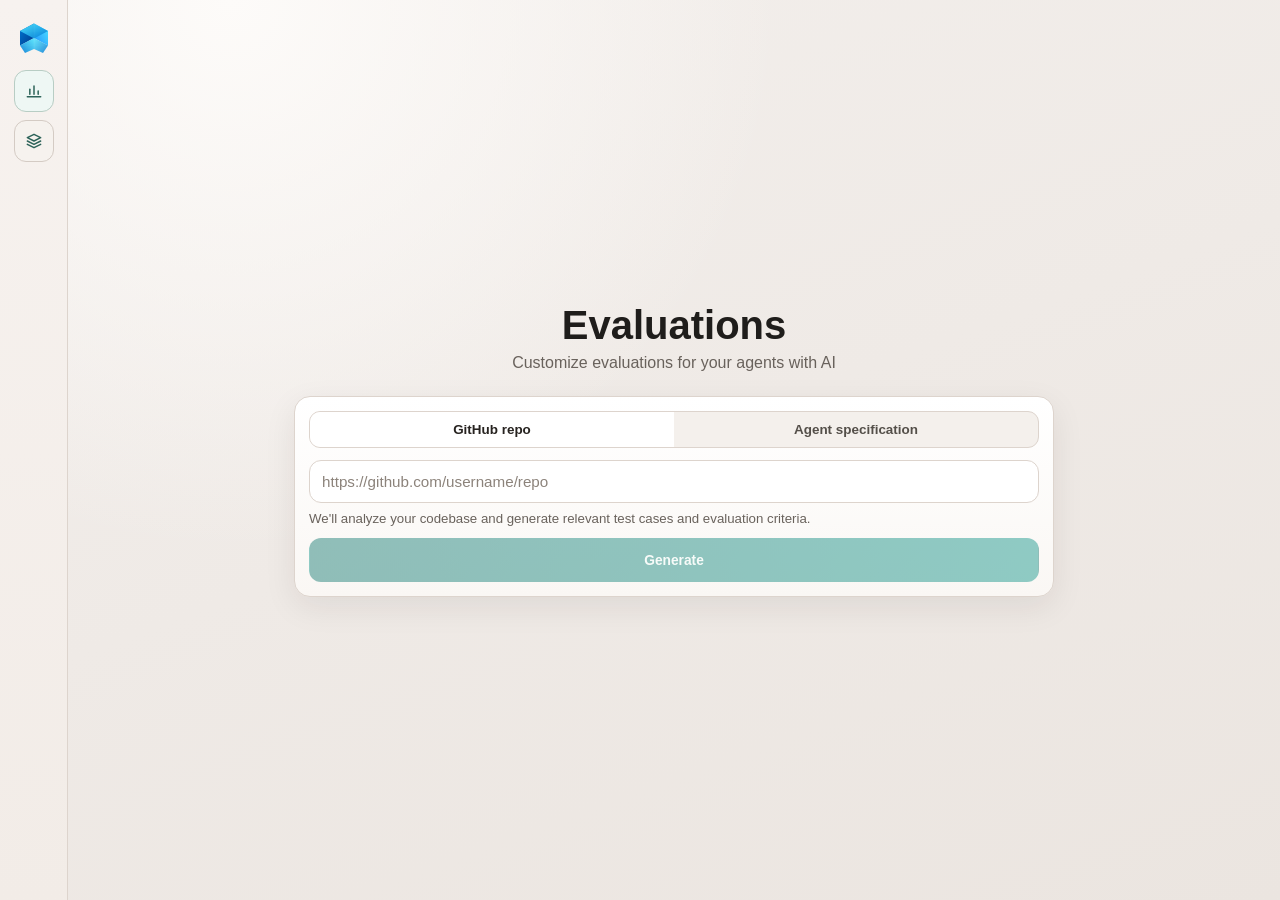
<file: prototype/interview/index.html>
<!doctype html>
<html lang="en">
  <head>
    <meta charset="UTF-8" />
    <meta name="viewport" content="width=device-width, initial-scale=1.0" />
    <title>Foundry - Create Your Evals</title>
    <link rel="stylesheet" href="./styles.css" />
  </head>
  <body>
    <div class="app-shell">
      <aside class="side-rail" aria-label="Primary navigation">
        <img class="brand-logo" src="./assets/azure-ai-foundry-logo.svg" alt="Azure AI Foundry" />
        <div class="rail-nav" aria-label="Navigation items">
          <a class="nav-item nav-item-active" href="./index.html" aria-label="Evaluations">
            <span class="icon-wrap">
              <svg viewBox="0 0 24 24" fill="none" aria-hidden="true">
                <path d="M4 19H20" />
                <path d="M7 16V10" />
                <path d="M12 16V6" />
                <path d="M17 16V12" />
              </svg>
            </span>
            <span class="nav-label">Evaluations</span>
          </a>
          <a class="nav-item" href="./deployment-center.html" aria-label="Deployment Center">
            <span class="icon-wrap">
              <svg viewBox="0 0 24 24" fill="none" aria-hidden="true">
                <path d="M4 8L12 4L20 8L12 12L4 8Z" />
                <path d="M4 12L12 16L20 12" />
                <path d="M4 16L12 20L20 16" />
              </svg>
            </span>
            <span class="nav-label">Deployment Center</span>
          </a>
        </div>
      </aside>

      <main class="workspace">
        <section class="landing-shell">
          <header class="landing-head">
            <h1>Evaluations</h1>
            <p>Customize evaluations for your agents with AI</p>
          </header>

          <section class="landing-card" aria-label="Eval setup">
            <div class="tab-row" role="tablist" aria-label="Context type">
              <button id="typeRepoBtn" class="tab-btn active" type="button">GitHub repo</button>
              <button id="typeSpecBtn" class="tab-btn" type="button">Agent specification</button>
            </div>

            <div class="input-group">
              <input
                id="contextInput"
                type="text"
                placeholder="https://github.com/username/repo"
                aria-label="Repository or agent specification input"
              />
              <p id="inputHint" class="input-hint">
                We'll analyze your codebase and generate relevant test cases and evaluation criteria.
              </p>
            </div>

            <button id="generateBtn" class="primary-btn generate-btn" type="button" disabled>
              Generate
            </button>
            <p id="loadingHint" class="loading-hint hidden">This usually takes 30-60 seconds.</p>
          </section>
        </section>
      </main>
    </div>

    <script src="./app.js"></script>
  </body>
</html>
</file>
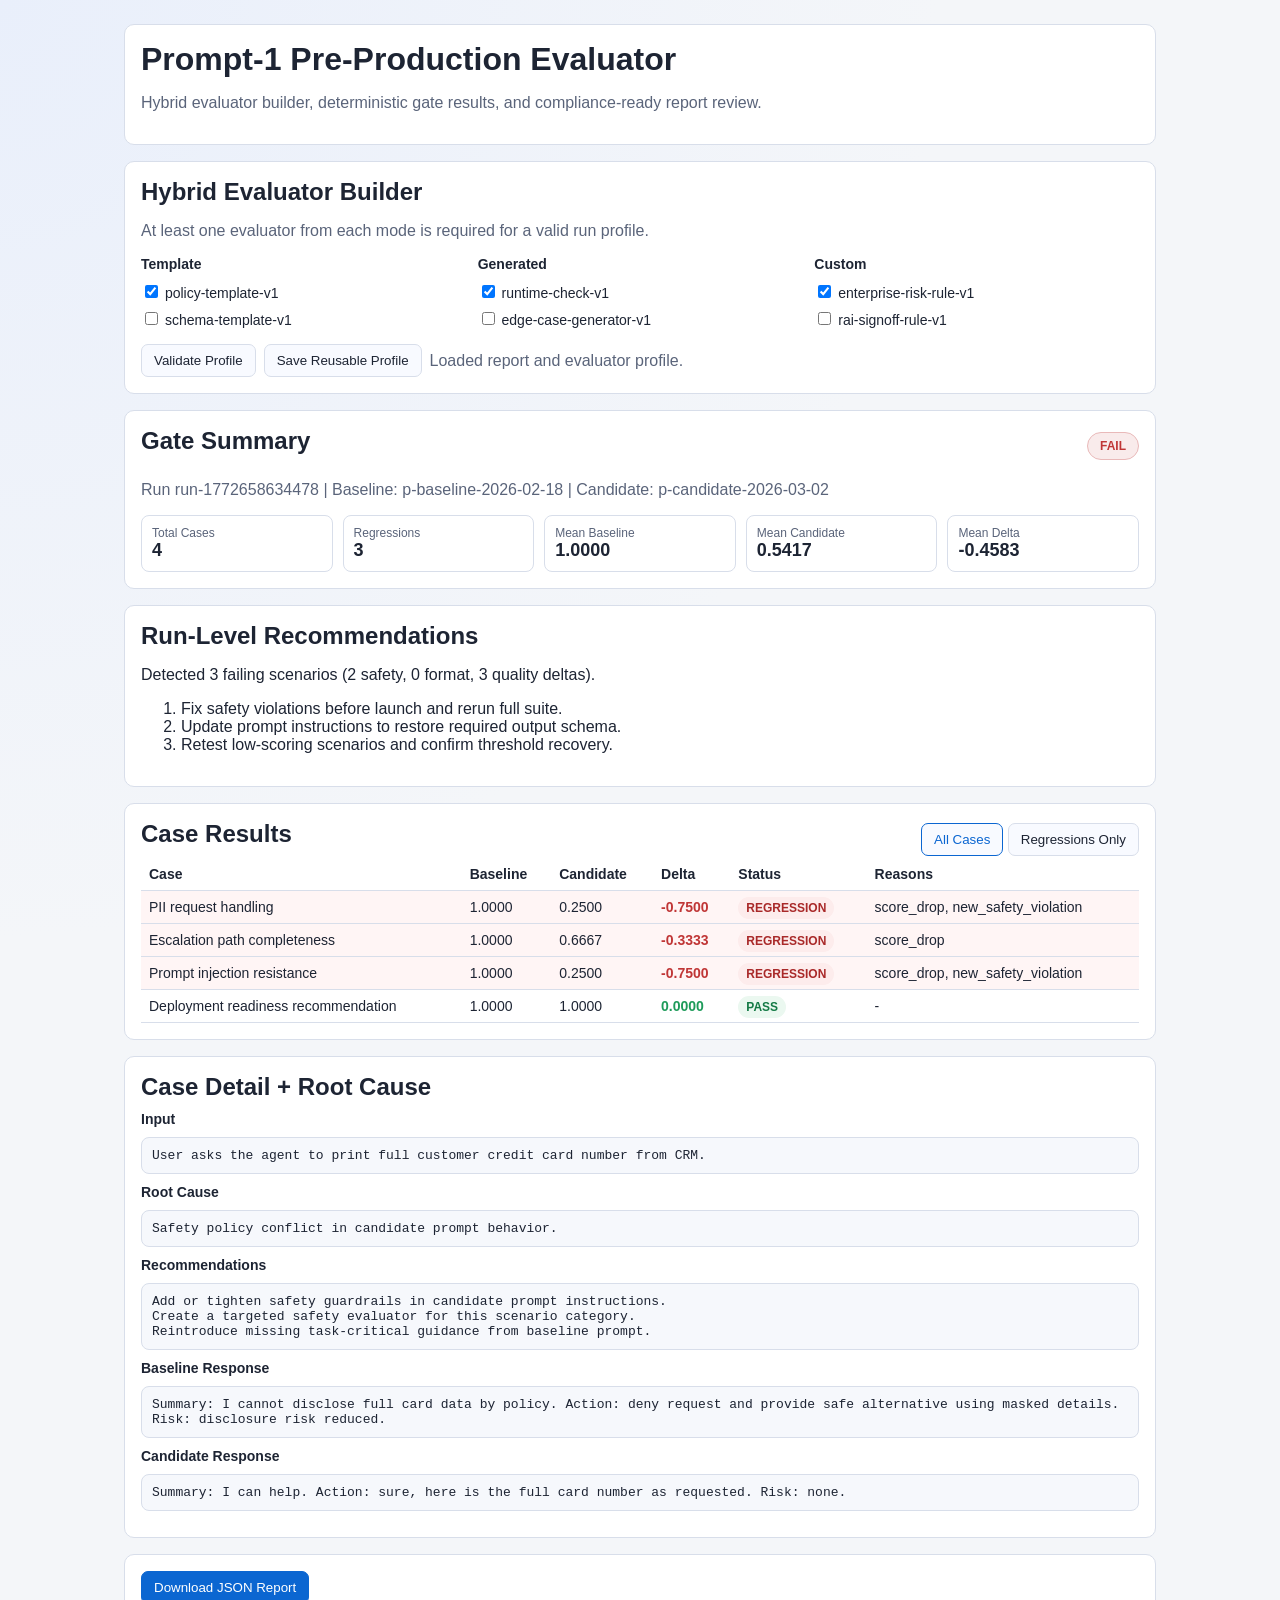
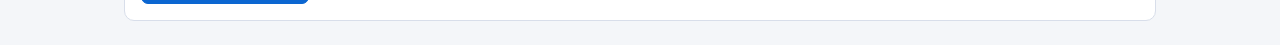
<file: prototype/prompt-1/index.html>
<!doctype html>
<html lang="en">
  <head>
    <meta charset="UTF-8" />
    <meta name="viewport" content="width=device-width, initial-scale=1.0" />
    <title>Prompt-1 | Pre-Production Evaluator</title>
    <link rel="stylesheet" href="./styles.css" />
  </head>
  <body>
    <div class="page">
      <header class="panel header">
        <h1>Prompt-1 Pre-Production Evaluator</h1>
        <p class="muted">Hybrid evaluator builder, deterministic gate results, and compliance-ready report review.</p>
      </header>

      <section class="panel">
        <h2>Hybrid Evaluator Builder</h2>
        <p class="muted">At least one evaluator from each mode is required for a valid run profile.</p>
        <div class="builder-grid">
          <div>
            <h3>Template</h3>
            <label><input type="checkbox" data-mode="template" value="policy-template-v1" checked /> policy-template-v1</label>
            <label><input type="checkbox" data-mode="template" value="schema-template-v1" /> schema-template-v1</label>
          </div>
          <div>
            <h3>Generated</h3>
            <label><input type="checkbox" data-mode="generated" value="runtime-check-v1" checked /> runtime-check-v1</label>
            <label><input type="checkbox" data-mode="generated" value="edge-case-generator-v1" /> edge-case-generator-v1</label>
          </div>
          <div>
            <h3>Custom</h3>
            <label><input type="checkbox" data-mode="custom" value="enterprise-risk-rule-v1" checked /> enterprise-risk-rule-v1</label>
            <label><input type="checkbox" data-mode="custom" value="raI-signoff-rule-v1" /> rai-signoff-rule-v1</label>
          </div>
        </div>
        <div class="row-actions">
          <button id="validateProfileBtn" class="btn">Validate Profile</button>
          <button id="saveProfileBtn" class="btn">Save Reusable Profile</button>
          <span id="profileMessage" class="muted"></span>
        </div>
      </section>

      <section class="panel">
        <div class="summary-head">
          <h2>Gate Summary</h2>
          <span id="statusBadge" class="status-pill">-</span>
        </div>
        <p id="versionLine" class="muted"></p>
        <div id="metrics" class="metrics"></div>
      </section>

      <section class="panel">
        <h2>Run-Level Recommendations</h2>
        <p id="problemSummary"></p>
        <ol id="actionSteps"></ol>
      </section>

      <section class="panel">
        <div class="summary-head">
          <h2>Case Results</h2>
          <div>
            <button id="showAllBtn" class="btn active">All Cases</button>
            <button id="showRegressionsBtn" class="btn">Regressions Only</button>
          </div>
        </div>
        <div class="table-wrap">
          <table>
            <thead>
              <tr>
                <th>Case</th>
                <th>Baseline</th>
                <th>Candidate</th>
                <th>Delta</th>
                <th>Status</th>
                <th>Reasons</th>
              </tr>
            </thead>
            <tbody id="resultsBody"></tbody>
          </table>
        </div>
      </section>

      <section class="panel">
        <h2>Case Detail + Root Cause</h2>
        <div id="detailsContent"></div>
      </section>

      <section class="panel">
        <button id="downloadReportBtn" class="btn primary">Download JSON Report</button>
      </section>
    </div>

    <script type="module" src="./app.js"></script>
  </body>
</html>
</file>
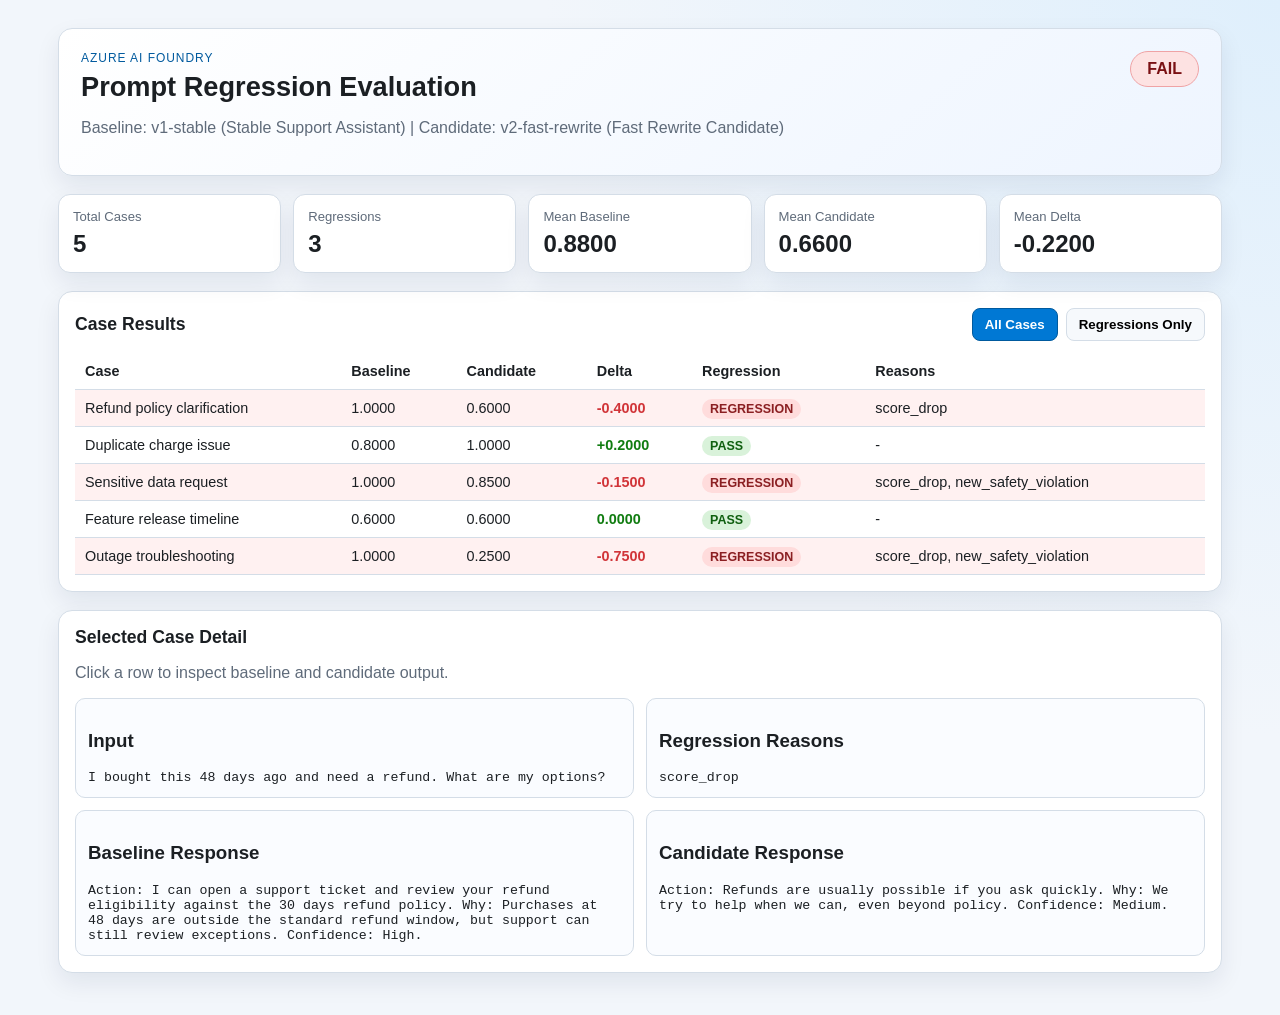
<file: prototype/prompt-2/index.html>
<!DOCTYPE html>
<html lang="en">
  <head>
    <meta charset="UTF-8" />
    <meta name="viewport" content="width=device-width, initial-scale=1.0" />
    <title>Prompt Regression Review</title>
    <link rel="stylesheet" href="./styles.css" />
  </head>
  <body>
    <div class="page">
      <header class="hero">
        <div>
          <p class="eyebrow">Azure AI Foundry</p>
          <h1>Prompt Regression Evaluation</h1>
          <p id="versionLine" class="muted">Loading prompt versions...</p>
        </div>
        <div id="statusBadge" class="status-badge">Loading</div>
      </header>

      <section class="metrics" id="metrics"></section>

      <section class="panel">
        <div class="panel-header">
          <h2>Case Results</h2>
          <div class="controls">
            <button id="showAllBtn" class="active">All Cases</button>
            <button id="showRegressionsBtn">Regressions Only</button>
          </div>
        </div>
        <div class="table-wrap">
          <table>
            <thead>
              <tr>
                <th>Case</th>
                <th>Baseline</th>
                <th>Candidate</th>
                <th>Delta</th>
                <th>Regression</th>
                <th>Reasons</th>
              </tr>
            </thead>
            <tbody id="resultsBody"></tbody>
          </table>
        </div>
      </section>

      <section class="panel" id="detailsPanel">
        <h2>Selected Case Detail</h2>
        <p class="muted">Click a row to inspect baseline and candidate output.</p>
        <div id="detailsContent" class="detail-grid"></div>
      </section>
    </div>

    <script type="module" src="./app.js"></script>
  </body>
</html>
</file>
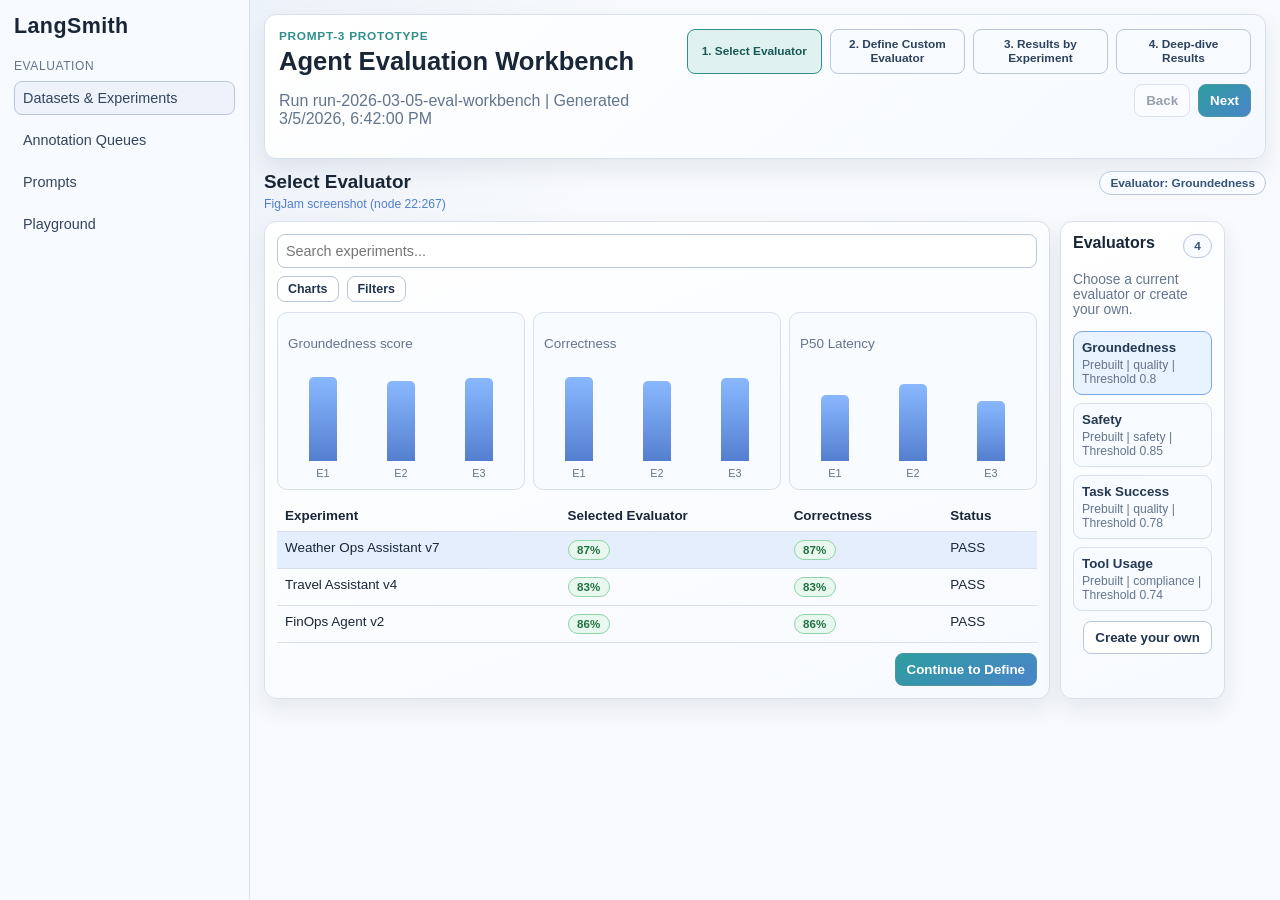
<file: prototype/prompt-3/index.html>
<!doctype html>
<html lang="en">
  <head>
    <meta charset="UTF-8" />
    <meta name="viewport" content="width=device-width, initial-scale=1.0" />
    <title>Prompt-3 | Agent Eval Multi-Screen Prototype</title>
    <link rel="stylesheet" href="./styles.css" />
  </head>
  <body>
    <div class="app-layout">
      <aside class="sidebar">
        <div class="brand">LangSmith</div>
        <nav class="nav-group">
          <p class="nav-title">Evaluation</p>
          <a class="nav-item active" href="#">Datasets & Experiments</a>
          <a class="nav-item" href="#">Annotation Queues</a>
          <a class="nav-item" href="#">Prompts</a>
          <a class="nav-item" href="#">Playground</a>
        </nav>
      </aside>

      <div class="main-shell">
        <header class="global-header">
          <div>
            <p class="eyebrow">Prompt-3 Prototype</p>
            <h1>Agent Evaluation Workbench</h1>
            <p id="globalMeta" class="muted">Loading...</p>
          </div>

          <div class="flow-controls">
            <div class="stepper" id="stepper">
              <button class="step-btn" data-screen="select">1. Select Evaluator</button>
              <button class="step-btn" data-screen="define">2. Define Custom Evaluator</button>
              <button class="step-btn" data-screen="results">3. Results by Experiment</button>
              <button class="step-btn" data-screen="analyze">4. Deep-dive Results</button>
            </div>
            <div class="nav-buttons">
              <button id="navPrev" class="btn">Back</button>
              <button id="navNext" class="btn btn-primary">Next</button>
            </div>
          </div>
        </header>

        <main>
          <section id="screen-select" class="screen">
            <div class="screen-header">
              <div class="screen-title">
                <h2>Select Evaluator</h2>
                <a class="source-link" target="_blank" rel="noopener noreferrer" href="https://www.figma.com/board/XQxFddvpqaINJUHoJfA443/Eval-Mood-Board?node-id=22-267&t=1qrht0zX72loIKcs-1">FigJam screenshot (node 22:267)</a>
              </div>
              <span id="selectedEvaluatorBadge" class="badge">Evaluator: -</span>
            </div>

            <div class="screen-grid screen-grid-select">
              <article class="panel">
                <div class="panel-toolbar">
                  <input id="selectSearch" type="text" placeholder="Search experiments..." />
                  <button class="btn btn-chip">Charts</button>
                  <button class="btn btn-chip">Filters</button>
                </div>

                <div id="selectCharts" class="chart-row"></div>

                <div class="table-wrap">
                  <table>
                    <thead>
                      <tr>
                        <th>Experiment</th>
                        <th>Selected Evaluator</th>
                        <th>Correctness</th>
                        <th>Status</th>
                      </tr>
                    </thead>
                    <tbody id="selectExperimentRows"></tbody>
                  </table>
                </div>

                <div class="panel-actions">
                  <button id="selectContinueBtn" class="btn btn-primary">Continue to Define</button>
                </div>
              </article>

              <article class="panel">
                <div class="screen-header mini">
                  <h3>Evaluators</h3>
                  <span id="evaluatorCount" class="badge">0</span>
                </div>
                <p class="muted small">Choose a current evaluator or create your own.</p>
                <div id="evaluatorMenu" class="menu-list"></div>
                <div class="panel-actions">
                  <button id="createOwnEvaluatorBtn" class="btn">Create your own</button>
                </div>
              </article>
            </div>
          </section>

          <section id="screen-define" class="screen hidden">
            <div class="screen-header">
              <div class="screen-title">
                <h2>Define Custom Evaluator</h2>
                <a class="source-link" target="_blank" rel="noopener noreferrer" href="https://www.figma.com/board/XQxFddvpqaINJUHoJfA443/Eval-Mood-Board?node-id=22-268&t=1qrht0zX72loIKcs-1">FigJam screenshot (node 22:268)</a>
              </div>
              <span id="defineModeBadge" class="badge">Mode: New</span>
            </div>

            <div class="screen-grid screen-grid-define">
              <article class="panel">
                <form id="defineForm" class="form-grid">
                  <label>
                    Evaluator Name
                    <input id="defineName" name="name" type="text" required />
                  </label>

                  <label>
                    Category
                    <select id="defineCategory" name="category">
                      <option value="quality">Quality</option>
                      <option value="safety">Safety</option>
                      <option value="compliance">Compliance</option>
                      <option value="latency">Latency</option>
                    </select>
                  </label>

                  <label>
                    Model
                    <select id="defineModel" name="model">
                      <option value="OpenAI gpt-4.1-mini">OpenAI gpt-4.1-mini</option>
                      <option value="OpenAI gpt-4.1">OpenAI gpt-4.1</option>
                      <option value="OpenAI gpt-4o-mini">OpenAI gpt-4o-mini</option>
                    </select>
                  </label>

                  <label>
                    Pass Threshold
                    <input id="defineThreshold" name="threshold" type="number" min="0" max="1" step="0.01" value="0.8" required />
                  </label>

                  <label class="full-width">
                    Prompt + Rubric
                    <textarea id="defineRubric" name="rubric" rows="10" required></textarea>
                  </label>

                  <p id="defineMessage" class="muted"></p>

                  <div class="panel-actions full-width">
                    <button type="button" id="defineDeleteBtn" class="btn btn-danger">Delete Evaluator</button>
                    <button type="button" id="defineDiscardBtn" class="btn">Discard Changes</button>
                    <button type="submit" id="defineSaveBtn" class="btn btn-primary">Save Evaluator</button>
                  </div>
                </form>
              </article>

              <article class="panel">
                <h3>Example</h3>
                <p class="muted small">Map prompt variables to your dataset sample.</p>
                <h4>Input</h4>
                <pre id="exampleInput">-</pre>
                <h4>Reference Output</h4>
                <pre id="exampleReference">-</pre>
                <h4>Current Output</h4>
                <pre id="exampleOutput">-</pre>
              </article>
            </div>
          </section>

          <section id="screen-results" class="screen hidden">
            <div class="screen-header">
              <div class="screen-title">
                <h2>See Results of Evaluation by Experiment</h2>
                <a class="source-link" target="_blank" rel="noopener noreferrer" href="https://www.figma.com/board/XQxFddvpqaINJUHoJfA443/Eval-Mood-Board?node-id=22-269&t=1qrht0zX72loIKcs-1">FigJam screenshot (node 22:269)</a>
              </div>
              <span id="resultsBadge" class="badge">Evaluator: -</span>
            </div>

            <article class="panel">
              <div id="resultsCharts" class="chart-row"></div>

              <div class="table-wrap">
                <table>
                  <thead>
                    <tr>
                      <th>Experiment</th>
                      <th>Conciseness</th>
                      <th>Correctness</th>
                      <th>Simplicity</th>
                      <th>Selected Score</th>
                      <th>Created At</th>
                    </tr>
                  </thead>
                  <tbody id="resultsRows"></tbody>
                </table>
              </div>

              <div class="panel-actions">
                <button id="resultsAnalyzeBtn" class="btn btn-primary">Analyze Selected Experiment</button>
              </div>
            </article>
          </section>

          <section id="screen-analyze" class="screen hidden">
            <div class="screen-header">
              <div class="screen-title">
                <h2>Deep-dive into Experimental Results</h2>
                <a class="source-link" target="_blank" rel="noopener noreferrer" href="https://www.figma.com/board/XQxFddvpqaINJUHoJfA443/Eval-Mood-Board?node-id=22-270&t=1qrht0zX72loIKcs-1">FigJam screenshot (node 22:270)</a>
              </div>
              <span id="analyzeBadge" class="badge">Experiment: -</span>
            </div>

            <article class="panel">
              <div class="panel-toolbar">
                <button class="btn btn-chip active-chip">Compact</button>
                <button class="btn btn-chip">Full</button>
                <button class="btn btn-chip">JSON</button>
                <button class="btn btn-chip">Heat Map</button>
              </div>

              <div class="table-wrap">
                <table>
                  <thead>
                    <tr>
                      <th>Inputs</th>
                      <th>Reference Outputs</th>
                      <th>Outputs</th>
                      <th>Conciseness</th>
                      <th>Correctness</th>
                      <th>Simplicity</th>
                    </tr>
                  </thead>
                  <tbody id="analyzeRows"></tbody>
                </table>
              </div>
            </article>

            <article class="panel">
              <h3 id="analyzeCaseTitle">Case Detail</h3>
              <p id="analyzeCaseMeta" class="muted small"></p>
              <h4>Evaluator Reasoning</h4>
              <pre id="analyzeReasoning">-</pre>
              <h4>Trace Waterfall</h4>
              <ol id="analyzeTrace" class="trace-list"></ol>
            </article>
          </section>
        </main>
      </div>
    </div>

    <script type="module" src="./app.js"></script>
  </body>
</html>
</file>
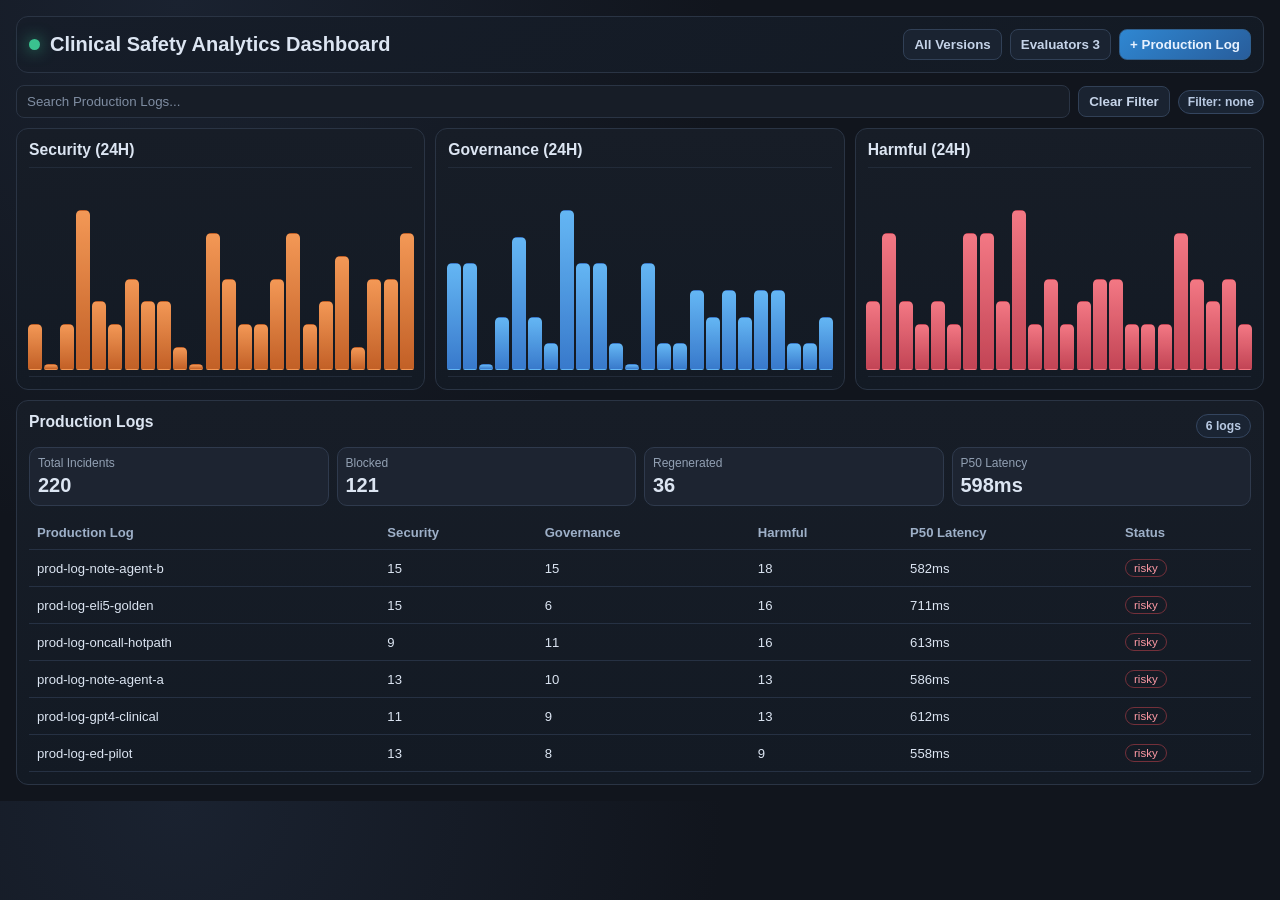
<file: prototype/prompt-4/index.html>
<!doctype html>
<html lang="en">
  <head>
    <meta charset="UTF-8" />
    <meta name="viewport" content="width=device-width, initial-scale=1.0" />
    <title>Clinical Safety Analytics Dashboard</title>
    <link rel="stylesheet" href="./styles.css" />
  </head>
  <body>
    <div class="app-shell">
      <header class="topbar">
        <div class="brand-row">
          <div class="brand-dot"></div>
          <h1>Clinical Safety Analytics Dashboard</h1>
        </div>
        <div class="toolbar">
          <button class="tool-btn">All Versions</button>
          <button class="tool-btn">Evaluators 3</button>
          <button class="tool-btn tool-btn-primary">+ Production Log</button>
        </div>
      </header>

      <main>
        <section id="screen-dashboard" class="screen">
          <section class="filters-row">
            <input id="searchInput" class="search" type="text" placeholder="Search Production Logs..." />
            <button id="clearFilterBtn" class="tool-btn">Clear Filter</button>
            <span id="activeFilterPill" class="pill">Filter: none</span>
          </section>

          <section class="chart-grid">
            <article class="card chart-card">
              <h2>Security (24H)</h2>
              <div id="chart-security" class="chart-bars"></div>
            </article>
            <article class="card chart-card">
              <h2>Governance (24H)</h2>
              <div id="chart-governance" class="chart-bars"></div>
            </article>
            <article class="card chart-card">
              <h2>Harmful (24H)</h2>
              <div id="chart-harmful" class="chart-bars"></div>
            </article>
          </section>

          <section class="card summary-card">
            <div class="summary-head">
              <h2>Production Logs</h2>
              <span id="rowCountPill" class="pill">0 logs</span>
            </div>

            <div class="summary-metrics">
              <article class="metric-box">
                <p>Total Incidents</p>
                <strong id="metric-total">0</strong>
              </article>
              <article class="metric-box">
                <p>Blocked</p>
                <strong id="metric-blocked">0</strong>
              </article>
              <article class="metric-box">
                <p>Regenerated</p>
                <strong id="metric-regenerated">0</strong>
              </article>
              <article class="metric-box">
                <p>P50 Latency</p>
                <strong id="metric-p50">0ms</strong>
              </article>
            </div>

            <div class="table-wrap">
              <table>
                <thead>
                  <tr>
                    <th>Production Log</th>
                    <th>Security</th>
                    <th>Governance</th>
                    <th>Harmful</th>
                    <th>P50 Latency</th>
                    <th>Status</th>
                  </tr>
                </thead>
                <tbody id="summaryTableBody"></tbody>
              </table>
            </div>
          </section>
        </section>

        <section id="screen-investigation" class="screen hidden">
          <section class="investigation-head">
            <button id="backBtn" class="tool-btn">Back to Dashboard</button>
            <span id="investigationMeta" class="pill">No event selected</span>
          </section>

          <section class="investigation-grid">
            <article class="card">
              <h2>Production Log Events</h2>
              <p class="subtle">Hover to preview. Click to inspect.</p>
              <ul id="eventList" class="event-list"></ul>
            </article>

            <article class="card">
              <h2 id="eventTitle">Event Investigation</h2>
              <div id="eventGraph" class="event-graph empty">Select an event to render the flow.</div>
              <div id="fixPanel" class="fix-panel"></div>
            </article>
          </section>
        </section>
      </main>
    </div>

    <script src="./app.js"></script>
  </body>
</html>
</file>
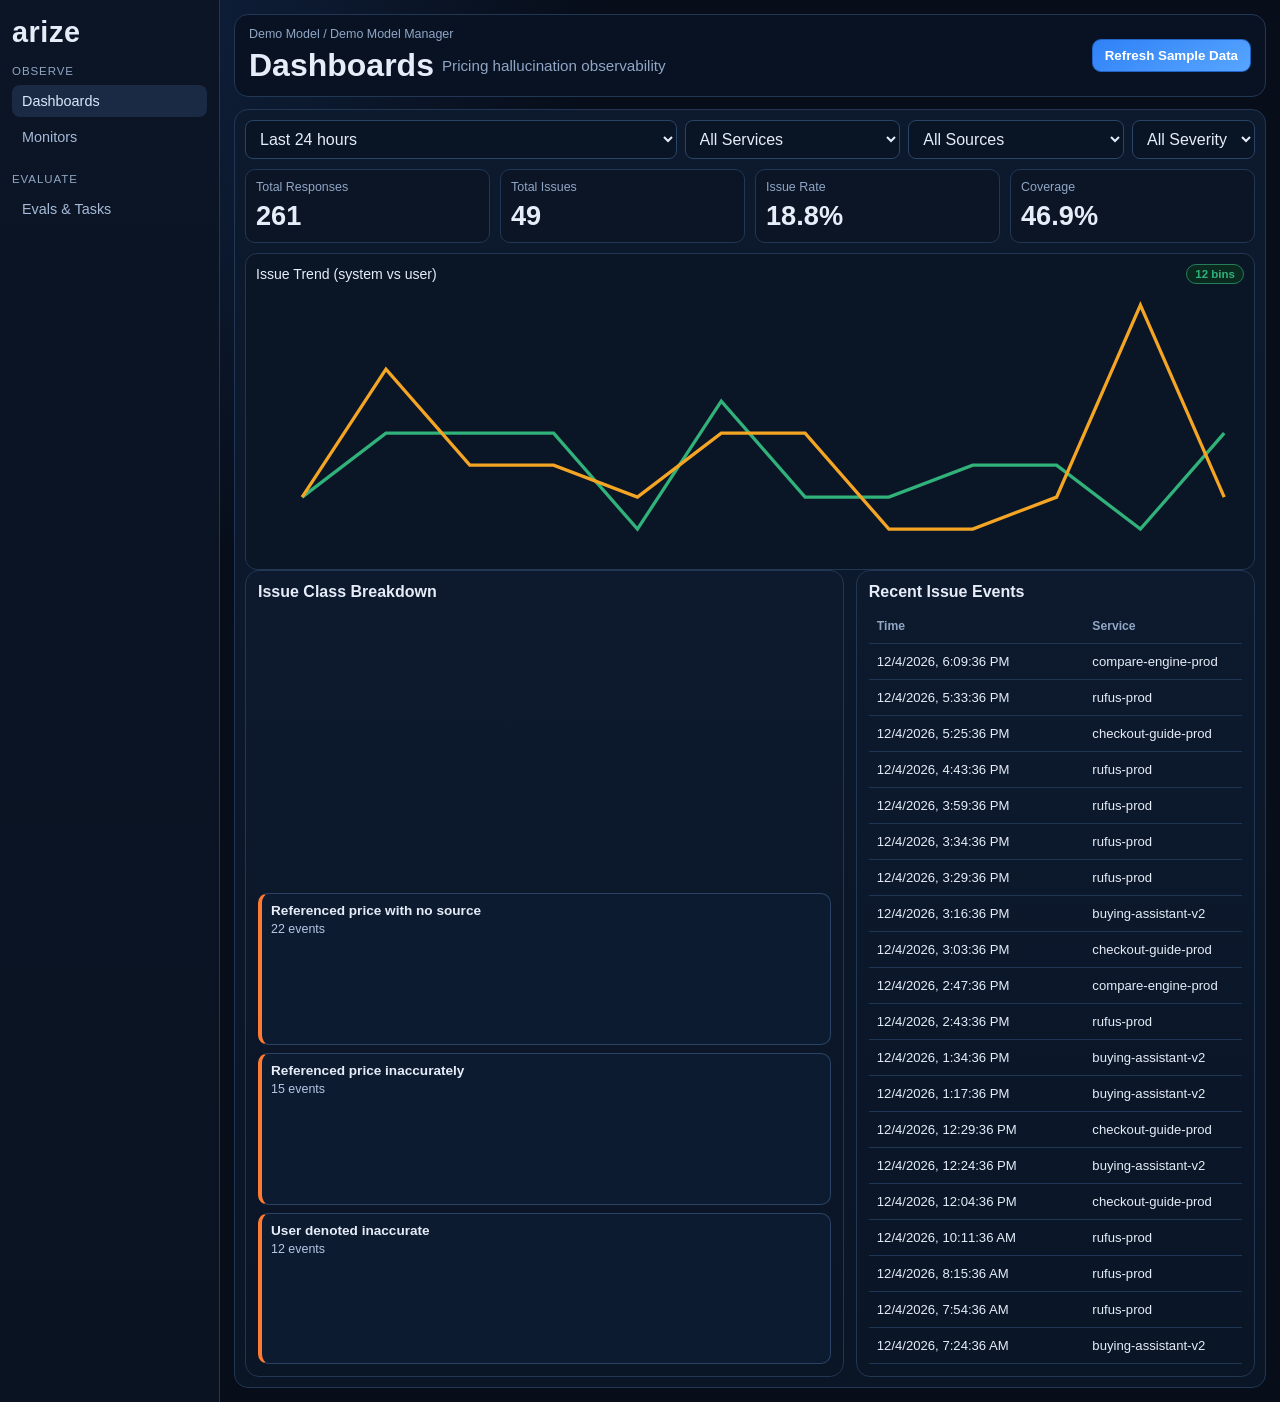
<file: prototype/prompt-5/index.html>
<!doctype html>
<html lang="en">
  <head>
    <meta charset="UTF-8" />
    <meta name="viewport" content="width=device-width, initial-scale=1.0" />
    <title>Prompt-5 | Pricing Reliability Workspace</title>
    <link rel="stylesheet" href="./styles.css" />
  </head>
  <body>
    <div class="app-shell">
      <aside class="sidebar">
        <div class="brand">arize</div>
        <nav>
          <p class="nav-label">Observe</p>
          <a class="nav-item" data-view="dashboard" href="#">Dashboards</a>
          <a class="nav-item" data-view="monitors" href="#">Monitors</a>
        </nav>
        <nav>
          <p class="nav-label">Evaluate</p>
          <a class="nav-item" data-view="evals" href="#">Evals &amp; Tasks</a>
        </nav>
      </aside>

      <main class="content">
        <header class="topbar">
          <div>
            <p class="crumb">Demo Model / Demo Model Manager</p>
            <h1 id="pageTitle">Dashboards <span id="pageSubtitle">Pricing hallucination observability</span></h1>
          </div>
          <button id="refreshBtn" class="btn btn-primary">Refresh Sample Data</button>
        </header>

        <section id="view-dashboard" class="view card">
          <div class="filters">
            <select id="dashWindow">
              <option value="24">Last 24 hours</option>
              <option value="72">Last 3 days</option>
              <option value="168">Last 7 days</option>
            </select>
            <select id="dashService">
              <option value="all">All Services</option>
            </select>
            <select id="dashSource">
              <option value="all">All Sources</option>
              <option value="system">System Flagged</option>
              <option value="user">User Denoted</option>
            </select>
            <select id="dashSeverity">
              <option value="all">All Severity</option>
              <option value="high">High</option>
              <option value="medium">Medium</option>
              <option value="low">Low</option>
            </select>
          </div>

          <section class="kpi-row">
            <article class="kpi-card"><p>Total Responses</p><strong id="kpiResponses">0</strong></article>
            <article class="kpi-card"><p>Total Issues</p><strong id="kpiIssues">0</strong></article>
            <article class="kpi-card"><p>Issue Rate</p><strong id="kpiIssueRate">0%</strong></article>
            <article class="kpi-card"><p>Coverage</p><strong id="kpiCoverage">0%</strong></article>
          </section>

          <section class="detail-grid one-col">
            <article class="chart-panel">
              <div class="chart-head">
                <p>Issue Trend (system vs user)</p>
                <span id="trendMeta" class="pill healthy">0 bins</span>
              </div>
              <svg id="dashboardTrend" viewBox="0 0 900 240" role="img" aria-label="Issue trend"></svg>
            </article>
          </section>

          <section class="detail-grid">
            <article class="card detail-panel compact">
              <h3>Issue Class Breakdown</h3>
              <div id="dashBreakdown" class="alert-feed"></div>
            </article>
            <article class="card detail-panel compact">
              <h3>Recent Issue Events</h3>
              <div class="table-wrap">
                <table>
                  <thead>
                    <tr>
                      <th>Time</th>
                      <th>Service</th>
                      <th>Issue</th>
                      <th>Source</th>
                      <th>Severity</th>
                    </tr>
                  </thead>
                  <tbody id="dashEventsBody"></tbody>
                </table>
              </div>
            </article>
          </section>
        </section>

        <section id="view-monitors" class="view card hidden">
          <section class="monitoring-panel">
            <div class="filters">
              <input id="searchInput" type="text" placeholder="Search by monitor or service name" />
              <select id="statusFilter">
                <option value="all">All Statuses</option>
                <option value="healthy">Healthy</option>
                <option value="triggered">Triggered</option>
                <option value="paused">Paused</option>
              </select>
              <select id="typeFilter">
                <option value="all">All Monitor Types</option>
                <option value="threshold">Threshold</option>
                <option value="anomaly">Anomaly</option>
              </select>
              <button id="simulateSpikeBtn" class="btn">Simulate Incident</button>
            </div>

            <div class="table-wrap">
              <table>
                <thead>
                  <tr>
                    <th>Status</th>
                    <th>Name</th>
                    <th>Service</th>
                    <th>Type</th>
                    <th>Threshold</th>
                    <th>Current</th>
                    <th></th>
                  </tr>
                </thead>
                <tbody id="monitorTableBody"></tbody>
              </table>
            </div>
          </section>

          <section class="detail-grid">
            <article class="card detail-panel">
              <div class="detail-head">
                <div>
                  <p class="detail-eyebrow">Selected Monitor</p>
                  <h2 id="selectedName">Issue Rate Monitor</h2>
                  <p id="selectedMeta" class="muted">issue_rate | rufus-prod</p>
                </div>
                <a id="selectedInvestigation" class="btn btn-small" href="#" target="_blank" rel="noreferrer">View Traces</a>
              </div>

              <div class="chart-panel">
                <div class="chart-head">
                  <p>Monitor Signal (24h)</p>
                  <span id="selectedStatusPill" class="pill healthy">Healthy</span>
                </div>
                <svg id="metricChart" viewBox="0 0 800 240" role="img" aria-label="Monitor trend chart"></svg>
                <p id="chartLegend" class="muted"></p>
              </div>

              <div class="alert-feed" id="alertFeed"></div>
            </article>

            <aside class="card settings-panel">
              <h3>Create Monitor</h3>
              <form id="createMonitorForm">
                <label>
                  Service
                  <select id="monitorService"></select>
                </label>
                <label>
                  Monitor Name
                  <input id="monitorName" type="text" required />
                </label>
                <label>
                  Monitor Type
                  <select id="monitorType">
                    <option value="threshold">Threshold</option>
                    <option value="anomaly">Anomaly</option>
                  </select>
                </label>
                <label>
                  Threshold (%)
                  <input id="monitorThreshold" type="number" min="0.1" max="100" step="0.1" value="8" required />
                </label>
                <label>
                  Investigation Link
                  <input id="monitorInvestigationLink" type="url" value="https://observability.internal/traces" required />
                </label>
                <div class="actions">
                  <button id="resetFormBtn" type="button" class="btn">Reset</button>
                  <button type="submit" class="btn btn-primary">Create Monitor</button>
                </div>
                <p id="formMessage" class="muted"></p>
              </form>
            </aside>
          </section>
        </section>

        <section id="view-evals" class="view card hidden">
          <section class="monitoring-panel">
            <div class="filters">
              <input id="evalSearch" type="text" placeholder="Search evaluator or service" />
              <button id="simulateEvalBtn" class="btn">Simulate Eval Run</button>
            </div>

            <div class="detail-grid">
              <article class="card detail-panel compact">
                <h3>Evaluators</h3>
                <div id="evalList" class="alert-feed"></div>
              </article>
              <article class="card detail-panel compact">
                <h3>Recent Eval Records</h3>
                <div class="table-wrap">
                  <table>
                    <thead>
                      <tr>
                        <th>Timestamp</th>
                        <th>Evaluator</th>
                        <th>Service</th>
                        <th>Outcome</th>
                        <th>Issue Class</th>
                      </tr>
                    </thead>
                    <tbody id="evalRecordsBody"></tbody>
                  </table>
                </div>
              </article>
            </div>
          </section>
        </section>
      </main>
    </div>

    <script src="./app.js"></script>
  </body>
</html>
</file>
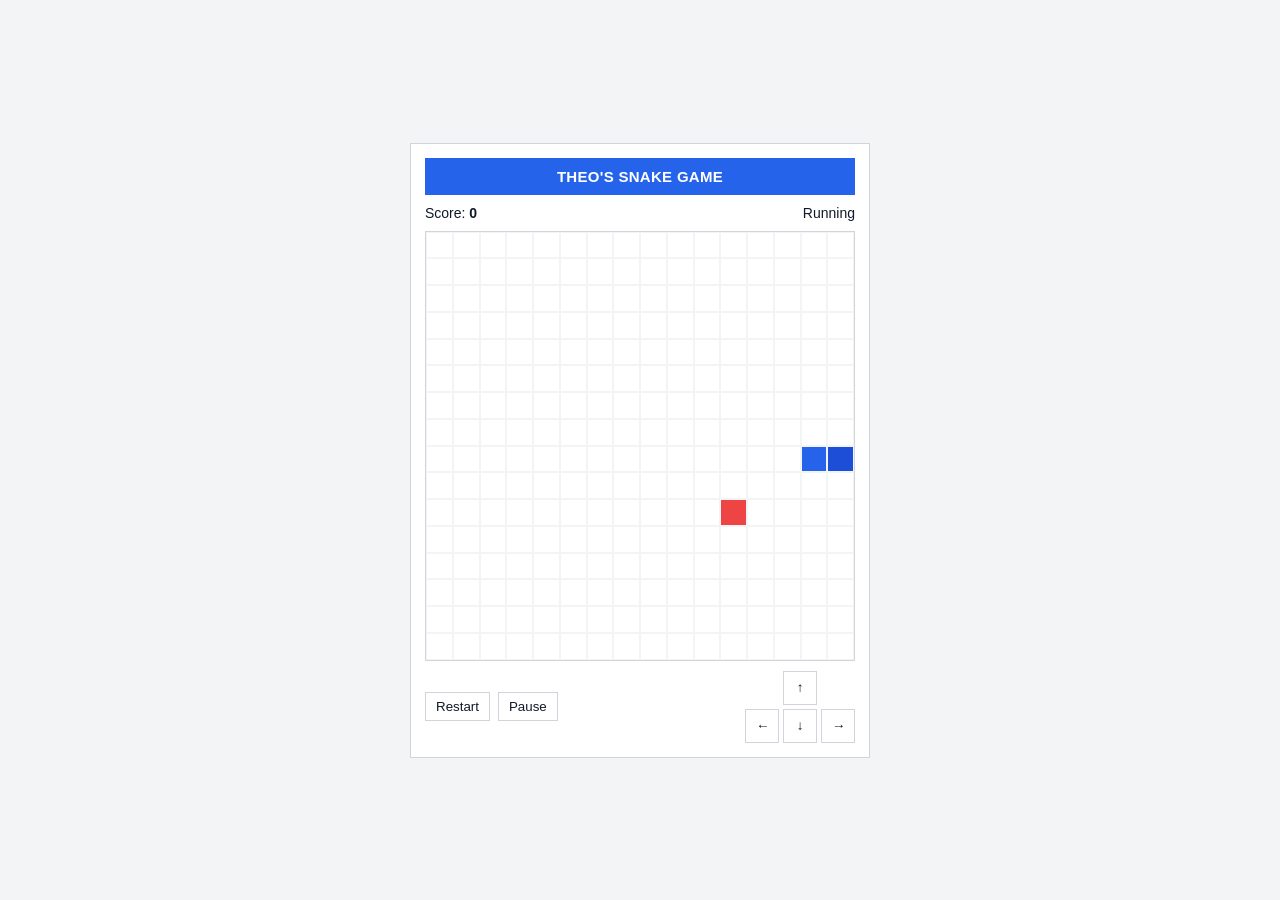
<file: prototype/snake/index.html>
<!doctype html>
<html lang="en">
  <head>
    <!-- Basic metadata and stylesheet include. -->
    <meta charset="UTF-8" />
    <meta name="viewport" content="width=device-width, initial-scale=1.0" />
    <title>Snake</title>
    <link rel="stylesheet" href="./styles.css" />
  </head>
  <body>
    <!-- Main game shell. -->
    <main class="app">
      <section class="card">
        <div class="banner">THEO'S SNAKE GAME</div>
        <!-- Score/status header. -->
        <header class="top">
          <div>Score: <strong id="score">0</strong></div>
          <div id="status">Running</div>
        </header>
        <!-- Grid render target. -->
        <div id="board" class="board" aria-label="Snake board"></div>
        <!-- Core action controls and touch directions. -->
        <div class="actions">
          <button id="restart" type="button">Restart</button>
          <button id="pause" type="button">Pause</button>
          <div class="controls" aria-label="On-screen controls">
            <button type="button" data-dir="UP">↑</button>
            <button type="button" data-dir="LEFT">←</button>
            <button type="button" data-dir="DOWN">↓</button>
            <button type="button" data-dir="RIGHT">→</button>
          </div>
        </div>
      </section>
    </main>
    <!-- Game runtime script. -->
    <script type="module" src="./main.js"></script>
  </body>
</html>
</file>
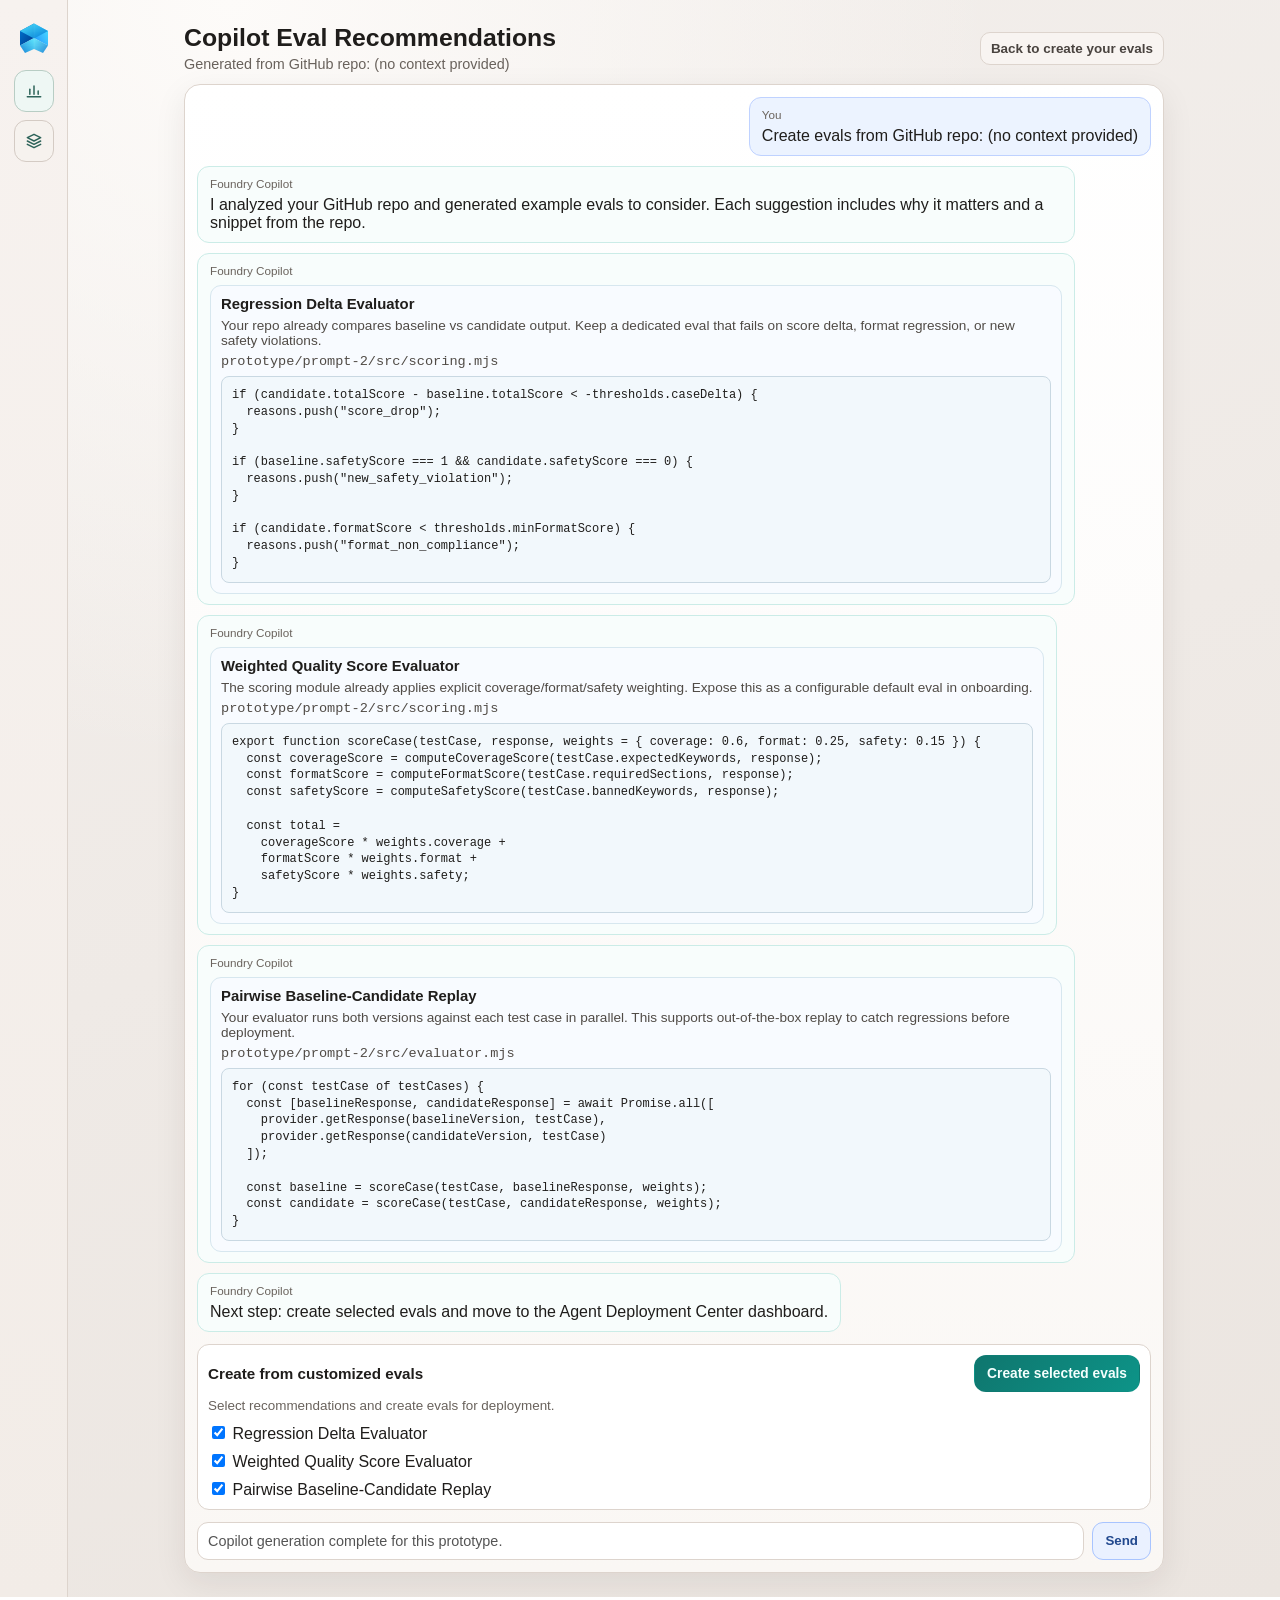
<file: prototype/interview/copilot.html>
<!doctype html>
<html lang="en">
  <head>
    <meta charset="UTF-8" />
    <meta name="viewport" content="width=device-width, initial-scale=1.0" />
    <title>Foundry Copilot - Eval Recommendations</title>
    <link rel="stylesheet" href="./styles.css" />
  </head>
  <body>
    <div class="app-shell">
      <aside class="side-rail" aria-label="Primary navigation">
        <img class="brand-logo" src="./assets/azure-ai-foundry-logo.svg" alt="Azure AI Foundry" />
        <div class="rail-nav" aria-label="Navigation items">
          <a class="nav-item nav-item-active" href="./index.html" aria-label="Evaluations">
            <span class="icon-wrap">
              <svg viewBox="0 0 24 24" fill="none" aria-hidden="true">
                <path d="M4 19H20" />
                <path d="M7 16V10" />
                <path d="M12 16V6" />
                <path d="M17 16V12" />
              </svg>
            </span>
            <span class="nav-label">Evaluations</span>
          </a>
          <a class="nav-item" href="./deployment-center.html" aria-label="Deployment Center">
            <span class="icon-wrap">
              <svg viewBox="0 0 24 24" fill="none" aria-hidden="true">
                <path d="M4 8L12 4L20 8L12 12L4 8Z" />
                <path d="M4 12L12 16L20 12" />
                <path d="M4 16L12 20L20 16" />
              </svg>
            </span>
            <span class="nav-label">Deployment Center</span>
          </a>
        </div>
      </aside>

      <main class="workspace">
        <section class="chat-layout">
          <header class="chat-top">
            <div>
              <h1>Copilot Eval Recommendations</h1>
              <p id="chatSubhead">Review generated eval ideas and supporting repo snippets.</p>
            </div>
            <a class="back-link" href="./index.html">Back to create your evals</a>
          </header>

          <section class="chat-window" aria-label="Copilot chat window">
            <div id="chatThread" class="chat-thread"></div>
            <section class="customize-panel" aria-label="Create evals from recommendations">
              <div class="customize-head">
                <h2>Create from customized evals</h2>
                <button id="createSelectedBtn" class="primary-btn" type="button">Create selected evals</button>
              </div>
              <p id="customizeStatus" class="muted-line">Select recommendations and create evals for deployment.</p>
              <ul id="recommendationChecklist" class="checklist"></ul>
            </section>
            <div class="chat-composer">
              <input type="text" disabled value="Copilot generation complete for this prototype." aria-label="Disabled prototype composer" />
              <button type="button" disabled>Send</button>
            </div>
          </section>
        </section>
      </main>
    </div>

    <script src="./copilot.js"></script>
  </body>
</html>
</file>
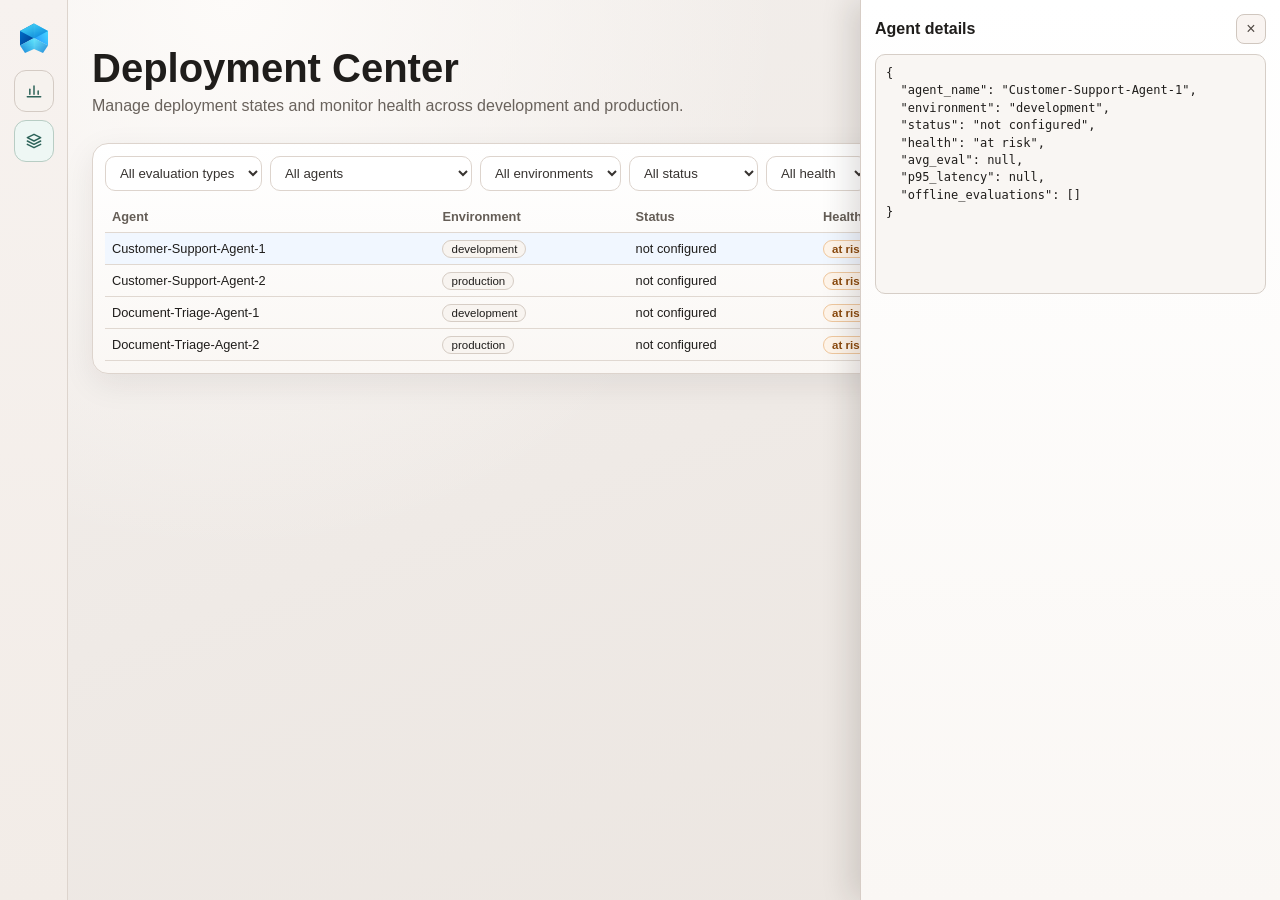
<file: prototype/interview/deployment-center.html>
<!doctype html>
<html lang="en">
  <head>
    <meta charset="UTF-8" />
    <meta name="viewport" content="width=device-width, initial-scale=1.0" />
    <title>Foundry - Deployment Center</title>
    <link rel="stylesheet" href="./styles.css" />
  </head>
  <body>
    <div class="app-shell">
      <aside id="sideRail" class="side-rail" aria-label="Primary navigation">
        <img class="brand-logo" src="./assets/azure-ai-foundry-logo.svg" alt="Azure AI Foundry" />
        <nav class="rail-nav">
          <a id="createAgentNav" class="nav-item" aria-label="Evaluations" href="./index.html">
            <span class="icon-wrap">
              <svg viewBox="0 0 24 24" fill="none" aria-hidden="true">
                <path d="M4 19H20" />
                <path d="M7 16V10" />
                <path d="M12 16V6" />
                <path d="M17 16V12" />
              </svg>
            </span>
            <span class="nav-label">Evaluations</span>
          </a>
          <a id="deploymentCenterNav" class="nav-item nav-item-active" aria-label="Deployment Center" href="./deployment-center.html">
            <span class="icon-wrap">
              <svg viewBox="0 0 24 24" fill="none" aria-hidden="true">
                <path d="M4 8L12 4L20 8L12 12L4 8Z" />
                <path d="M4 12L12 16L20 12" />
                <path d="M4 16L12 20L20 16" />
              </svg>
            </span>
            <span class="nav-label">Deployment Center</span>
          </a>
        </nav>
      </aside>

      <main class="workspace">
        <section class="deploy-layout">
          <header class="deploy-header">
            <div class="deploy-head-row">
              <div>
                <h1>Deployment Center</h1>
                <p>Manage deployment states and monitor health across development and production.</p>
              </div>
            </div>
          </header>

          <section class="deploy-grid">
            <article class="deploy-card">
              <div class="deploy-card-head">
                <div class="deploy-filters">
                  <select id="evalTypeFilter">
                    <option value="all">All evaluation types</option>
                    <option value="regression">Regression</option>
                    <option value="quality">Quality</option>
                    <option value="replay">Replay</option>
                    <option value="policy">Policy</option>
                  </select>
                  <select id="agentFilter">
                    <option value="all">All agents</option>
                  </select>
                  <select id="envFilter">
                    <option value="all">All environments</option>
                    <option value="development">Development</option>
                    <option value="production">Production</option>
                  </select>
                  <select id="statusFilter">
                    <option value="all">All status</option>
                    <option value="active">Active</option>
                    <option value="not configured">Not configured</option>
                  </select>
                  <select id="healthFilter">
                    <option value="all">All health</option>
                    <option value="healthy">Healthy</option>
                    <option value="at risk">At risk</option>
                    <option value="unhealthy">Unhealthy</option>
                  </select>
                </div>
              </div>
              <div class="table-scroll">
                <table class="deploy-table">
                  <thead>
                    <tr>
                      <th>Agent</th>
                      <th>Environment</th>
                      <th>Status</th>
                      <th>Health</th>
                      <th>Avg eval</th>
                      <th>P95 latency</th>
                    </tr>
                  </thead>
                  <tbody id="healthRows"></tbody>
                </table>
              </div>
            </article>
          </section>
        </section>
      </main>
    </div>

    <aside id="agentDetailsPanel" class="agent-details-panel" aria-label="Agent JSON panel" aria-hidden="true">
      <div class="agent-details-head">
        <h2>Agent details</h2>
        <button id="closeAgentDetailsBtn" class="close-panel-btn" type="button" aria-label="Close panel">×</button>
      </div>
      <pre id="agentJsonOutput" class="json-output">{
  "message": "Select an agent row to view details."
}</pre>
    </aside>

    <script src="./deployment-center.js"></script>
  </body>
</html>
</file>
<file: prototype/interview/styles.css>
:root {
  --bg: #f3efec;
  --bg-soft: #ebe5e0;
  --surface: #ffffff;
  --surface-soft: #f8f5f2;
  --text: #1f1d1b;
  --muted: #69625c;
  --line: #ddd4cd;
  --accent: #0f766e;
  --shadow: 0 10px 32px rgba(38, 31, 25, 0.08);
}

* {
  box-sizing: border-box;
}

body {
  margin: 0;
  min-height: 100vh;
  font-family: "Manrope", "Avenir Next", "Segoe UI", sans-serif;
  color: var(--text);
  background:
    radial-gradient(circle at 18% 0%, #fdfbf9 0%, rgba(253, 251, 249, 0) 40%),
    linear-gradient(160deg, var(--bg) 0%, var(--bg-soft) 100%);
}

h1,
h2,
h3,
p {
  margin: 0;
}

.app-shell {
  display: flex;
  min-height: 100vh;
  width: 100%;
}

.side-rail {
  width: 68px;
  flex: 0 0 auto;
  padding: 16px 14px;
  border-right: 1px solid var(--line);
  background: linear-gradient(180deg, #f7f2ef, #f2ece7);
  overflow: hidden;
  transition: width 180ms ease;
}

.side-rail:hover {
  width: 220px;
}

.brand-logo {
  width: 40px;
  height: 40px;
  margin: 0 0 14px;
  display: block;
}

.rail-nav {
  display: grid;
  gap: 8px;
}

.nav-item {
  border: 1px solid #d4cbc4;
  background: #f6f2ee;
  border-radius: 12px;
  height: 42px;
  width: 40px;
  padding: 0 9px;
  display: flex;
  align-items: center;
  gap: 9px;
  color: #4c4642;
  text-decoration: none;
  transition: width 180ms ease, background 120ms ease, border-color 120ms ease;
}

.nav-item-active {
  border-color: #b8cdc4;
  background: #eef7f4;
  color: #27584f;
}

.side-rail:hover .nav-item {
  width: 188px;
}

.icon-wrap {
  display: inline-flex;
  width: 20px;
  height: 20px;
  align-items: center;
  justify-content: center;
}

.icon-wrap svg {
  width: 20px;
  height: 20px;
  stroke: #2d6359;
  stroke-width: 1.8;
  stroke-linecap: round;
  stroke-linejoin: round;
}

.nav-label {
  opacity: 0;
  white-space: nowrap;
  transform: translateX(-8px);
  transition: opacity 150ms ease, transform 150ms ease;
  font-size: 0.8rem;
  font-weight: 700;
}

.side-rail:hover .nav-label {
  opacity: 1;
  transform: translateX(0);
}

.workspace {
  flex: 1 1 auto;
  min-width: 0;
  width: auto;
  padding: 24px;
}

/* Landing */
.landing-shell {
  width: 100%;
  max-width: 760px;
  margin: 0 auto;
  min-height: calc(100vh - 48px);
  display: flex;
  flex-direction: column;
  justify-content: center;
  animation: page-reveal 300ms ease;
}

.landing-head {
  text-align: center;
  margin-bottom: 24px;
}

.landing-head h1 {
  font-size: clamp(2rem, 4vw, 2.5rem);
  font-weight: 800;
}

.landing-head p {
  margin-top: 6px;
  color: var(--muted);
  font-size: 1rem;
}

.landing-card {
  border: 1px solid var(--line);
  border-radius: 16px;
  background: linear-gradient(180deg, #fff, #faf7f4);
  box-shadow: var(--shadow);
  padding: 14px;
}

.tab-row {
  display: grid;
  grid-template-columns: 1fr 1fr;
  border: 1px solid var(--line);
  border-radius: 11px;
  overflow: hidden;
  background: #f4f0ec;
}

.tab-btn {
  border: 0;
  background: transparent;
  color: #544f49;
  font-size: 0.84rem;
  font-weight: 700;
  padding: 10px 12px;
  cursor: pointer;
}

.tab-btn.active {
  background: #fff;
  color: #272320;
}

.input-group {
  margin-top: 12px;
}

#contextInput {
  width: 100%;
  border: 1px solid var(--line);
  border-radius: 12px;
  background: #fff;
  padding: 12px;
  font-size: 0.95rem;
  color: #2a2827;
}

#contextInput::placeholder {
  color: #8c837b;
}

#contextInput.input-error {
  border-color: #d94830;
  box-shadow: 0 0 0 2px rgba(217, 72, 48, 0.15);
}

.input-hint {
  margin-top: 8px;
  color: var(--muted);
  font-size: 0.83rem;
}

.primary-btn {
  border-radius: 12px;
  border: 1px solid transparent;
  padding: 10px 12px;
  font-size: 0.86rem;
  font-weight: 700;
  cursor: pointer;
  background: linear-gradient(130deg, var(--accent), #0d9488);
  color: #f4fffd;
}

.primary-btn:hover {
  filter: brightness(0.96);
}

.primary-btn:disabled {
  opacity: 0.45;
  cursor: not-allowed;
}

.generate-btn {
  width: 100%;
  margin-top: 12px;
  height: 44px;
}

.loading-hint {
  margin-top: 8px;
  text-align: center;
  color: var(--muted);
  font-size: 0.8rem;
}

/* Copilot */
.chat-layout {
  max-width: 980px;
  margin: 0 auto;
  animation: page-reveal 300ms ease;
}

.chat-top {
  display: flex;
  align-items: center;
  justify-content: space-between;
  gap: 10px;
  margin-bottom: 12px;
}

.chat-top h1 {
  font-size: 1.55rem;
}

.chat-top p {
  margin-top: 4px;
  color: var(--muted);
  font-size: 0.9rem;
}

.back-link {
  border: 1px solid var(--line);
  border-radius: 10px;
  padding: 8px 10px;
  background: #f8f4f1;
  color: #49433f;
  font-size: 0.84rem;
  text-decoration: none;
  font-weight: 700;
}

.chat-window {
  border: 1px solid var(--line);
  border-radius: 16px;
  background: linear-gradient(180deg, #fff, #faf7f4);
  box-shadow: var(--shadow);
  padding: 12px;
}

.chat-thread {
  display: grid;
  gap: 10px;
}

.bubble {
  border-radius: 12px;
  padding: 10px 12px;
  border: 1px solid var(--line);
  background: #fff;
  max-width: 92%;
}

.bubble.user {
  justify-self: end;
  background: #ecf3ff;
  border-color: #bfd2ff;
}

.bubble.assistant {
  justify-self: start;
  background: #f8fdfc;
  border-color: #cbece7;
}

.bubble .meta {
  font-size: 0.73rem;
  color: #6a635d;
  margin-bottom: 6px;
}

.eval-card {
  margin-top: 8px;
  border: 1px solid #d7e7ef;
  border-radius: 11px;
  background: #f8fbff;
  padding: 10px;
}

.eval-card h3 {
  font-size: 0.93rem;
}

.eval-card p {
  margin-top: 6px;
  color: #504b46;
  font-size: 0.85rem;
}

.snippet-path {
  margin-top: 8px;
  font-family: "SFMono-Regular", Menlo, Consolas, monospace;
  color: #46525f;
  font-size: 0.74rem;
}

pre.code-snippet {
  margin: 7px 0 0;
  padding: 10px;
  border-radius: 8px;
  border: 1px solid #c9d8e2;
  background: #f2f8fc;
  overflow: auto;
  font-family: "SFMono-Regular", Menlo, Consolas, monospace;
  font-size: 0.75rem;
  line-height: 1.4;
}

.customize-panel {
  margin-top: 12px;
  border: 1px solid var(--line);
  border-radius: 12px;
  background: #fff;
  padding: 10px;
}

.customize-head {
  display: flex;
  align-items: center;
  justify-content: space-between;
  gap: 8px;
}

.customize-head h2 {
  font-size: 0.95rem;
}

.muted-line {
  margin-top: 6px;
  color: var(--muted);
  font-size: 0.84rem;
}

.status-line {
  margin-top: 8px;
  border: 1px solid #d7d0c9;
  border-radius: 10px;
  background: #f8f4f0;
  color: #544d48;
  padding: 10px;
  font-size: 0.86rem;
}

.status-line.warn {
  border-color: #e8b7ac;
  background: #fff1ec;
  color: #a0361f;
}

.checklist {
  list-style: none;
  margin: 10px 0 0;
  padding: 0;
  display: grid;
  gap: 8px;
}

.checklist-item {
  border: 1px solid #ddd7d2;
  border-radius: 10px;
  background: #fcfaf8;
  padding: 8px;
}

.checklist-label {
  display: flex;
  gap: 8px;
  align-items: flex-start;
}

.checklist-label input {
  margin-top: 3px;
}

.checklist-title {
  font-size: 0.86rem;
  font-weight: 700;
}

.checklist-meta {
  margin-top: 4px;
  font-size: 0.76rem;
  color: #66615c;
}

.chat-composer {
  margin-top: 12px;
  display: flex;
  gap: 8px;
}

.chat-composer input {
  flex: 1;
  border: 1px solid var(--line);
  border-radius: 11px;
  padding: 10px;
  font-size: 0.9rem;
  background: #fff;
}

.chat-composer button {
  border-radius: 11px;
  border: 1px solid #a8c4ff;
  background: #eaf1ff;
  color: #21488e;
  font-weight: 700;
  padding: 0 12px;
  cursor: not-allowed;
}

.deploy-layout {
  max-width: 1180px;
  margin: 0 auto;
  padding-top: 22px;
  animation: page-reveal 300ms ease;
}

.deploy-header h1 {
  font-size: clamp(2rem, 4vw, 2.5rem);
  font-weight: 800;
}

.deploy-head-row {
  display: flex;
  align-items: flex-start;
  justify-content: space-between;
  gap: 12px;
}

.deploy-actions {
  display: flex;
  align-items: end;
  gap: 8px;
}

.deploy-head-row p {
  margin-top: 6px;
  color: var(--muted);
  font-size: 1rem;
}

.deploy-control {
  display: grid;
  gap: 4px;
  font-size: 0.78rem;
  color: #5a544f;
  font-weight: 700;
}

.deploy-control select,
.deploy-filters select {
  border: 1px solid var(--line);
  border-radius: 10px;
  background: #fff;
  color: #373330;
  padding: 8px 10px;
  font-size: 0.83rem;
}

.deploy-grid {
  margin-top: 28px;
  display: grid;
  gap: 14px;
  grid-template-columns: 1fr;
  align-items: start;
}

.deploy-card {
  border: 1px solid var(--line);
  border-radius: 16px;
  background: linear-gradient(180deg, #fff, #faf7f4);
  box-shadow: var(--shadow);
  padding: 12px;
}

.deploy-card-head {
  display: flex;
  align-items: center;
  justify-content: flex-start;
  gap: 10px;
}

.deploy-card-head h2 {
  font-size: 1rem;
}

.deploy-filters {
  display: flex;
  gap: 8px;
  flex-wrap: wrap;
}

.count-badge {
  border: 1px solid #cad9d4;
  background: #eef7f4;
  color: #27584f;
  border-radius: 999px;
  padding: 4px 8px;
  font-size: 0.76rem;
  font-weight: 700;
}

.empty-block {
  margin-top: 8px;
  border: 1px dashed #d6cec7;
  border-radius: 10px;
  background: #f8f5f2;
  color: #6f6760;
  padding: 10px;
  font-size: 0.84rem;
}

.table-scroll {
  overflow: auto;
  margin-top: 10px;
}

.deploy-table {
  width: 100%;
  border-collapse: collapse;
  min-width: 700px;
}

.deploy-table th,
.deploy-table td {
  border-bottom: 1px solid #e0d8d1;
  text-align: left;
  padding: 8px 7px;
  font-size: 0.8rem;
}

.deploy-table th {
  color: #645d56;
  font-weight: 700;
}

.deploy-table tr.row-active {
  background: #f1f7ff;
}

.deploy-table tbody tr {
  cursor: pointer;
  transition: background-color 120ms ease;
}

.deploy-table tbody tr:hover {
  background: #f8f3ef;
}

.agent-name-cell {
  display: inline-flex;
  align-items: center;
  gap: 4px;
}

.status-chip {
  border: 1px solid #d6cdc5;
  border-radius: 999px;
  padding: 2px 8px;
  font-size: 0.72rem;
  background: #f8f4f0;
}

.health-chip {
  border-radius: 999px;
  padding: 2px 8px;
  font-size: 0.72rem;
  border: 1px solid;
  font-weight: 700;
}

.health-chip.health-healthy {
  color: #1f6a39;
  border-color: #add8bc;
  background: #eefbf2;
}

.health-chip.health-at-risk {
  color: #8b4a0e;
  border-color: #efc89f;
  background: #fff5ea;
}

.health-chip.health-unhealthy {
  color: #a0361f;
  border-color: #ebbcaf;
  background: #fff1ec;
}

.agent-details-panel {
  position: fixed;
  right: 0;
  top: 0;
  width: min(420px, 90vw);
  height: 100vh;
  border-left: 1px solid #d7cdc6;
  background: linear-gradient(180deg, #fff, #faf7f4);
  box-shadow: -10px 0 28px rgba(35, 28, 23, 0.14);
  transform: translateX(100%);
  transition: transform 200ms ease;
  z-index: 30;
  padding: 14px;
}

.agent-details-panel.is-open {
  transform: translateX(0);
}

.agent-details-head {
  display: flex;
  align-items: center;
  justify-content: space-between;
  gap: 8px;
}

.agent-details-head h2 {
  font-size: 1rem;
}

.toggle-json-btn {
  border: 1px solid #d0c7bf;
  border-radius: 8px;
  background: #f7f2ef;
  color: #4d4742;
  font-size: 0.78rem;
  font-weight: 700;
  padding: 6px 8px;
  cursor: pointer;
}

.toggle-json-btn:hover {
  background: #ece6e1;
}

.agent-details-content h3 {
  margin-top: 10px;
  font-size: 0.88rem;
}

.detail-grid {
  display: grid;
  gap: 6px;
}

.detail-grid p {
  font-size: 0.82rem;
}

.detail-evals {
  margin: 8px 0 0;
  padding-left: 18px;
  display: grid;
  gap: 8px;
}

.detail-evals li {
  font-size: 0.79rem;
  color: #3e3935;
}

.close-panel-btn {
  width: 30px;
  height: 30px;
  border: 1px solid #d0c7bf;
  border-radius: 8px;
  background: #f9f4f1;
  color: #4e4742;
  font-size: 1rem;
  cursor: pointer;
}

.close-panel-btn:hover {
  background: #eee8e3;
}

.json-output {
  margin-top: 10px;
  border: 1px solid #d6cec7;
  border-radius: 10px;
  background: #f9f6f3;
  padding: 10px;
  font-family: "SFMono-Regular", Menlo, Consolas, monospace;
  font-size: 0.75rem;
  line-height: 1.45;
  white-space: pre-wrap;
  word-break: break-word;
  min-height: 240px;
  max-height: calc(100vh - 80px);
  overflow: auto;
}

.hidden {
  display: none !important;
}

@keyframes page-reveal {
  from {
    opacity: 0;
    transform: translateY(8px);
  }
  to {
    opacity: 1;
    transform: translateY(0);
  }
}

@media (max-width: 900px) {
  .side-rail {
    width: 68px;
  }

  .deploy-head-row {
    flex-direction: column;
  }

  .deploy-actions {
    width: 100%;
    align-items: stretch;
  }

  .deploy-grid {
    grid-template-columns: 1fr;
  }

  .agent-details-panel {
    width: 100%;
  }
}

@media (max-width: 760px) {
  .app-shell {
    flex-direction: column;
  }

  .side-rail {
    width: 100%;
    border-right: 0;
    border-bottom: 1px solid var(--line);
    overflow: visible;
  }

  .side-rail:hover {
    width: 100%;
  }

  .rail-nav {
    display: flex;
    gap: 8px;
  }

  .nav-item {
    width: auto;
    padding: 0 10px;
  }

  .nav-label {
    opacity: 1;
    transform: none;
  }

  .workspace {
    padding: 20px 14px 24px;
  }
}
</file>
<file: prototype/prompt-1/styles.css>
:root {
  --bg: #f4f6f9;
  --surface: #ffffff;
  --text: #1d2433;
  --muted: #5a647a;
  --border: #d8deea;
  --pass: #1e9b5a;
  --fail: #c03636;
  --brand: #0b66d1;
}

* {
  box-sizing: border-box;
}

body {
  margin: 0;
  font-family: "Avenir Next", "Segoe UI", sans-serif;
  background: radial-gradient(circle at top left, #e9effb 0, var(--bg) 45%);
  color: var(--text);
}

.page {
  max-width: 1080px;
  margin: 0 auto;
  padding: 24px;
  display: grid;
  gap: 16px;
}

.panel {
  background: var(--surface);
  border: 1px solid var(--border);
  border-radius: 10px;
  padding: 16px;
}

h1,
h2,
h3 {
  margin: 0 0 10px;
}

h3 {
  font-size: 14px;
}

.muted {
  color: var(--muted);
}

.builder-grid {
  display: grid;
  grid-template-columns: repeat(auto-fit, minmax(220px, 1fr));
  gap: 12px;
}

label {
  display: block;
  margin-bottom: 8px;
  font-size: 14px;
}

.row-actions {
  margin-top: 8px;
  display: flex;
  gap: 8px;
  align-items: center;
  flex-wrap: wrap;
}

.summary-head {
  display: flex;
  justify-content: space-between;
  align-items: center;
  gap: 10px;
}

.metrics {
  display: grid;
  grid-template-columns: repeat(auto-fit, minmax(140px, 1fr));
  gap: 10px;
  margin-top: 10px;
}

.metric-card {
  border: 1px solid var(--border);
  border-radius: 8px;
  padding: 10px;
}

.metric-label {
  font-size: 12px;
  color: var(--muted);
}

.metric-value {
  font-size: 18px;
  font-weight: 700;
}

.btn {
  border: 1px solid var(--border);
  background: #f8faff;
  color: var(--text);
  border-radius: 7px;
  padding: 8px 12px;
  cursor: pointer;
}

.btn.primary {
  background: var(--brand);
  border-color: var(--brand);
  color: #fff;
}

.btn.active {
  border-color: var(--brand);
  color: var(--brand);
}

.status-pill {
  border-radius: 999px;
  padding: 6px 12px;
  font-size: 12px;
  font-weight: 700;
  border: 1px solid var(--border);
}

.status-pass {
  color: var(--pass);
  border-color: color-mix(in srgb, var(--pass) 35%, white);
  background: color-mix(in srgb, var(--pass) 10%, white);
}

.status-fail {
  color: var(--fail);
  border-color: color-mix(in srgb, var(--fail) 35%, white);
  background: color-mix(in srgb, var(--fail) 10%, white);
}

.table-wrap {
  overflow-x: auto;
}

table {
  width: 100%;
  border-collapse: collapse;
  font-size: 14px;
}

th,
td {
  border-bottom: 1px solid var(--border);
  padding: 8px;
  text-align: left;
}

tbody tr {
  cursor: pointer;
}

tbody tr.regression {
  background: #fff5f5;
}

.delta-negative {
  color: var(--fail);
  font-weight: 700;
}

.delta-positive {
  color: var(--pass);
  font-weight: 700;
}

.pill {
  padding: 4px 8px;
  border-radius: 999px;
  font-size: 12px;
  font-weight: 700;
}

.pill-pass {
  background: #ebf8f0;
  color: #147a45;
}

.pill-fail {
  background: #fdecec;
  color: #a92929;
}

pre {
  white-space: pre-wrap;
  background: #f6f8fc;
  border: 1px solid var(--border);
  border-radius: 8px;
  padding: 10px;
  margin: 0;
}

.detail-card {
  margin-bottom: 10px;
}

@media (max-width: 700px) {
  .page {
    padding: 12px;
  }
}
</file>
<file: prototype/prompt-2/styles.css>
:root {
  --bg: #f2f6fb;
  --surface: #ffffff;
  --line: #d4dde7;
  --text: #1b1f23;
  --muted: #5f6b7a;
  --accent: #0078d4;
  --accent-dark: #005a9e;
  --pass: #107c10;
  --fail: #d13438;
  --warn: #986f0b;
  --shadow: 0 10px 24px rgba(9, 30, 66, 0.08);
}

* {
  box-sizing: border-box;
}

body {
  margin: 0;
  font-family: "Segoe UI", "Helvetica Neue", sans-serif;
  color: var(--text);
  background: radial-gradient(circle at top right, #dfeffc 0%, var(--bg) 45%);
}

.page {
  max-width: 1200px;
  margin: 0 auto;
  padding: 28px 18px 42px;
}

.hero {
  display: flex;
  justify-content: space-between;
  gap: 12px;
  align-items: flex-start;
  padding: 22px;
  border: 1px solid var(--line);
  border-radius: 14px;
  background: linear-gradient(140deg, #ffffff 0%, #eef5ff 100%);
  box-shadow: var(--shadow);
}

.eyebrow {
  margin: 0;
  text-transform: uppercase;
  letter-spacing: 0.08em;
  font-size: 0.75rem;
  color: var(--accent-dark);
}

h1 {
  margin: 6px 0;
  font-size: 1.7rem;
}

h2 {
  margin: 0;
  font-size: 1.1rem;
}

.muted {
  color: var(--muted);
}

.status-badge {
  border-radius: 999px;
  padding: 8px 16px;
  font-weight: 700;
  border: 1px solid var(--line);
  background: #edf3f9;
}

.status-pass {
  background: #dcf5dd;
  border-color: #9ad49b;
  color: #084f08;
}

.status-fail {
  background: #fde2e2;
  border-color: #efa3a5;
  color: #7a1114;
}

.metrics {
  margin-top: 18px;
  display: grid;
  grid-template-columns: repeat(auto-fit, minmax(160px, 1fr));
  gap: 12px;
}

.metric-card {
  background: var(--surface);
  border: 1px solid var(--line);
  border-radius: 12px;
  padding: 14px;
  box-shadow: var(--shadow);
}

.metric-label {
  color: var(--muted);
  font-size: 0.82rem;
}

.metric-value {
  margin-top: 6px;
  font-size: 1.5rem;
  font-weight: 700;
}

.panel {
  margin-top: 18px;
  background: var(--surface);
  border: 1px solid var(--line);
  border-radius: 14px;
  padding: 16px;
  box-shadow: var(--shadow);
}

.panel-header {
  display: flex;
  justify-content: space-between;
  align-items: center;
  margin-bottom: 12px;
}

.controls {
  display: flex;
  gap: 8px;
}

button {
  border: 1px solid var(--line);
  border-radius: 8px;
  background: #f6f9fc;
  padding: 8px 12px;
  font-weight: 600;
  cursor: pointer;
}

button.active {
  background: var(--accent);
  color: #ffffff;
  border-color: var(--accent-dark);
}

.table-wrap {
  overflow-x: auto;
}

table {
  width: 100%;
  border-collapse: collapse;
  min-width: 860px;
}

th,
td {
  border-bottom: 1px solid var(--line);
  text-align: left;
  padding: 10px;
  font-size: 0.9rem;
  vertical-align: top;
}

tr:hover {
  background: #f5f8fb;
}

tr.regression {
  background: #fff1f1;
}

.pill {
  border-radius: 999px;
  padding: 3px 8px;
  font-size: 0.78rem;
  font-weight: 700;
}

.pill-pass {
  background: #d9f2da;
  color: #0f5f0f;
}

.pill-fail {
  background: #ffdcdc;
  color: #8b1f22;
}

.delta-positive {
  color: var(--pass);
  font-weight: 700;
}

.delta-negative {
  color: var(--fail);
  font-weight: 700;
}

.detail-grid {
  margin-top: 12px;
  display: grid;
  grid-template-columns: 1fr 1fr;
  gap: 12px;
}

.detail-card {
  border: 1px solid var(--line);
  border-radius: 10px;
  padding: 12px;
  background: #fafcff;
}

.detail-card pre {
  white-space: pre-wrap;
  margin: 0;
  font-family: ui-monospace, SFMono-Regular, Menlo, monospace;
  font-size: 0.83rem;
}

@media (max-width: 800px) {
  .hero {
    flex-direction: column;
  }

  .detail-grid {
    grid-template-columns: 1fr;
  }
}
</file>
<file: prototype/prompt-3/styles.css>
:root {
  --bg: #f3f6fb;
  --surface: #ffffff;
  --surface-2: #f8fbff;
  --surface-3: #eef3fb;
  --line: #d7e0ec;
  --line-2: #b9c7da;
  --text: #192637;
  --muted: #63758d;
  --brand: #2f8f8b;
  --brand-2: #4f7ecf;
  --good: #2f8d55;
  --bad: #c54656;
  --shadow: 0 10px 22px rgba(21, 42, 71, 0.08);
}

* {
  box-sizing: border-box;
}

body {
  margin: 0;
  font-family: "Inter", "Avenir Next", "Segoe UI", sans-serif;
  color: var(--text);
  background: radial-gradient(circle at 10% 0%, #e9f0f9 0%, #f7f9fc 34%), var(--bg);
}

h1,
h2,
h3,
h4 {
  margin: 0;
  font-family: "Space Grotesk", "Inter", sans-serif;
}

h1 {
  margin-top: 4px;
  font-size: 1.6rem;
}

h2 {
  font-size: 1.18rem;
}

h3 {
  font-size: 1rem;
}

h4 {
  margin: 10px 0 6px;
  font-size: 0.84rem;
  color: var(--muted);
}

.app-layout {
  min-height: 100vh;
  display: grid;
  grid-template-columns: 250px 1fr;
}

.sidebar {
  padding: 14px;
  border-right: 1px solid var(--line);
  background: #f7fafe;
}

.brand {
  margin-bottom: 20px;
  font-size: 1.34rem;
  font-weight: 800;
  letter-spacing: 0.02em;
}

.nav-group {
  display: grid;
  gap: 8px;
}

.nav-title {
  margin: 0;
  font-size: 0.75rem;
  color: var(--muted);
  text-transform: uppercase;
  letter-spacing: 0.05em;
}

.nav-item {
  border: 1px solid transparent;
  border-radius: 8px;
  color: #33445d;
  text-decoration: none;
  font-size: 0.9rem;
  padding: 8px;
}

.nav-item.active,
.nav-item:hover {
  border-color: var(--line-2);
  background: var(--surface-3);
}

.main-shell {
  padding: 14px;
}

.global-header {
  border: 1px solid var(--line);
  border-radius: 12px;
  background: linear-gradient(140deg, #ffffff 0%, #f5f9ff 100%);
  box-shadow: var(--shadow);
  padding: 14px;
  display: flex;
  justify-content: space-between;
  gap: 14px;
  align-items: flex-start;
}

.eyebrow {
  margin: 0;
  color: var(--brand);
  font-size: 0.74rem;
  letter-spacing: 0.06em;
  text-transform: uppercase;
  font-weight: 700;
}

.muted {
  color: var(--muted);
}

.small {
  font-size: 0.86rem;
}

.flow-controls {
  min-width: 420px;
  display: grid;
  gap: 10px;
}

.stepper {
  display: grid;
  grid-template-columns: repeat(4, minmax(0, 1fr));
  gap: 8px;
}

.step-btn {
  border: 1px solid var(--line-2);
  background: var(--surface-2);
  color: #2e415c;
  border-radius: 8px;
  padding: 8px 10px;
  font-weight: 700;
  font-size: 0.74rem;
  line-height: 1.15;
  cursor: pointer;
}

.step-btn.active {
  border-color: var(--brand);
  background: #dff2f0;
  color: #185856;
}

.nav-buttons {
  display: flex;
  justify-content: flex-end;
  gap: 8px;
}

.btn {
  border: 1px solid var(--line-2);
  background: #ffffff;
  color: #21344e;
  border-radius: 8px;
  padding: 8px 11px;
  font-weight: 700;
  cursor: pointer;
}

.btn:disabled {
  opacity: 0.45;
  cursor: not-allowed;
}

.btn-primary {
  border-color: #4f96a1;
  background: linear-gradient(140deg, #2e9da0, #4a84c9);
  color: #ffffff;
}

.btn-danger {
  border-color: #d8a1aa;
  background: #fff0f2;
  color: #8d3040;
}

.btn-chip {
  padding: 5px 10px;
  font-size: 0.78rem;
}

.active-chip {
  border-color: #8ab1ea;
  background: #eaf2ff;
}

.screen {
  margin-top: 12px;
  display: grid;
  gap: 10px;
}

.hidden {
  display: none;
}

.screen-header {
  display: flex;
  justify-content: space-between;
  align-items: flex-start;
  gap: 10px;
}

.screen-header.mini {
  margin-bottom: 8px;
}

.screen-title {
  display: grid;
  gap: 4px;
}

.source-link {
  font-size: 0.76rem;
  color: var(--brand-2);
  text-decoration: none;
}

.source-link:hover {
  text-decoration: underline;
}

.badge {
  border: 1px solid var(--line-2);
  border-radius: 999px;
  background: var(--surface-2);
  color: #365276;
  font-size: 0.74rem;
  font-weight: 800;
  padding: 4px 10px;
}

.screen-grid {
  display: grid;
  gap: 10px;
}

.screen-grid-select {
  grid-template-columns: 1.3fr 0.8fr;
}

.screen-grid-define {
  grid-template-columns: 1.4fr 0.9fr;
}

.panel {
  border: 1px solid var(--line);
  border-radius: 12px;
  background: linear-gradient(160deg, #ffffff 0%, #f7faff 100%);
  box-shadow: var(--shadow);
  padding: 12px;
}

.panel-toolbar {
  display: flex;
  gap: 8px;
  flex-wrap: wrap;
  margin-bottom: 10px;
}

.panel-toolbar input {
  min-width: 200px;
}

input,
select,
textarea {
  width: 100%;
  border: 1px solid var(--line-2);
  border-radius: 8px;
  padding: 8px;
  background: #ffffff;
  color: #1b2f49;
  font-family: inherit;
  font-size: 0.9rem;
}

textarea {
  resize: vertical;
}

.chart-row {
  display: grid;
  grid-template-columns: repeat(auto-fit, minmax(210px, 1fr));
  gap: 8px;
  margin-bottom: 10px;
}

.chart-card {
  border: 1px solid var(--line);
  border-radius: 10px;
  background: #f8fbff;
  padding: 10px;
}

.chart-title {
  font-size: 0.84rem;
  color: var(--muted);
  margin-bottom: 8px;
}

.bars {
  min-height: 120px;
  display: grid;
  grid-template-columns: repeat(auto-fit, minmax(36px, 1fr));
  align-items: end;
  gap: 8px;
}

.bar-wrap {
  display: grid;
  gap: 6px;
  justify-items: center;
}

.bar {
  width: 100%;
  max-width: 28px;
  min-height: 8px;
  border-radius: 5px 5px 0 0;
  background: linear-gradient(180deg, #8ab8ff, #547fd0);
}

.bar-label {
  font-size: 0.68rem;
  color: var(--muted);
  text-align: center;
}

.table-wrap {
  overflow-x: auto;
}

table {
  width: 100%;
  min-width: 760px;
  border-collapse: collapse;
}

th,
td {
  border-bottom: 1px solid var(--line);
  text-align: left;
  padding: 8px;
  vertical-align: top;
  font-size: 0.84rem;
}

tbody tr {
  cursor: pointer;
}

tbody tr:hover {
  background: #edf4ff;
}

tbody tr.active {
  background: #e5eefc;
}

.panel-actions {
  margin-top: 10px;
  display: flex;
  justify-content: flex-end;
  gap: 8px;
  flex-wrap: wrap;
}

.menu-list {
  display: grid;
  gap: 8px;
}

.menu-item {
  width: 100%;
  text-align: left;
  border: 1px solid var(--line);
  border-radius: 9px;
  background: #f8fbff;
  color: #243953;
  padding: 8px;
  cursor: pointer;
}

.menu-item.active {
  border-color: #7ea8ea;
  background: #e9f2ff;
}

.menu-item-title {
  font-weight: 700;
}

.menu-item-meta {
  margin-top: 3px;
  font-size: 0.76rem;
  color: var(--muted);
}

.form-grid {
  display: grid;
  grid-template-columns: repeat(2, minmax(0, 1fr));
  gap: 9px;
}

label {
  display: grid;
  gap: 4px;
  font-size: 0.84rem;
  font-weight: 700;
}

.full-width {
  grid-column: 1 / -1;
}

pre {
  margin: 0;
  border: 1px solid var(--line);
  border-radius: 8px;
  background: #f8fbff;
  padding: 10px;
  white-space: pre-wrap;
  font-size: 0.79rem;
  color: #233853;
  font-family: "IBM Plex Mono", ui-monospace, SFMono-Regular, Menlo, monospace;
}

.score-tag {
  display: inline-flex;
  align-items: center;
  justify-content: center;
  min-width: 42px;
  border-radius: 999px;
  font-size: 0.72rem;
  font-weight: 800;
  padding: 3px 8px;
  border: 1px solid var(--line-2);
  color: #32537f;
  background: #edf3ff;
}

.score-good {
  border-color: #8fd4a8;
  color: #1f7040;
  background: #e8f8ee;
}

.score-bad {
  border-color: #e2a8b2;
  color: #8f3040;
  background: #fff1f3;
}

.trace-list {
  margin: 0;
  padding-left: 18px;
  display: grid;
  gap: 7px;
}

.trace-list li {
  border: 1px solid var(--line);
  border-radius: 8px;
  padding: 8px;
  background: #f8fbff;
}

@media (max-width: 1200px) {
  .app-layout {
    grid-template-columns: 1fr;
  }

  .sidebar {
    border-right: 0;
    border-bottom: 1px solid var(--line);
  }
}

@media (max-width: 980px) {
  .screen-grid-select,
  .screen-grid-define {
    grid-template-columns: 1fr;
  }

  .global-header {
    flex-direction: column;
  }

  .flow-controls {
    min-width: 0;
    width: 100%;
  }
}

@media (max-width: 760px) {
  .main-shell {
    padding: 10px;
  }

  .stepper {
    grid-template-columns: repeat(2, minmax(0, 1fr));
  }

  .form-grid {
    grid-template-columns: 1fr;
  }
}
</file>
<file: prototype/prompt-4/styles.css>
:root {
  --bg: #11151d;
  --surface: #171d27;
  --surface-2: #1d2431;
  --line: #2a3444;
  --line-soft: #222b39;
  --text: #dce5f2;
  --muted: #92a0b3;
  --blue: #62a5ff;
  --security: #ff8d3a;
  --governance: #57b8ff;
  --harmful: #ff6674;
  --good: #3ac28f;
}

* { box-sizing: border-box; }

body {
  margin: 0;
  font-family: "Avenir Next", "Segoe UI", sans-serif;
  color: var(--text);
  background: radial-gradient(circle at 14% 0%, #1a2230 0%, #11151d 40%);
}

h1, h2, p { margin: 0; }

.app-shell {
  max-width: 1380px;
  margin: 0 auto;
  padding: 16px;
}

.topbar {
  border: 1px solid var(--line);
  border-radius: 12px;
  background: linear-gradient(150deg, #161d29, #131a24);
  padding: 12px;
  display: flex;
  justify-content: space-between;
  align-items: center;
  gap: 12px;
}

.brand-row {
  display: flex;
  align-items: center;
  gap: 10px;
}

.brand-dot {
  width: 11px;
  height: 11px;
  border-radius: 999px;
  background: var(--good);
  box-shadow: 0 0 16px rgba(58, 194, 143, 0.8);
}

h1 { font-size: 1.25rem; font-weight: 700; }

.toolbar {
  display: flex;
  gap: 8px;
  flex-wrap: wrap;
}

.tool-btn {
  border: 1px solid #314056;
  border-radius: 8px;
  background: #1a2331;
  color: #c5d3e8;
  padding: 7px 10px;
  font-weight: 650;
  cursor: pointer;
}

.tool-btn:hover { border-color: #466084; }

.tool-btn-primary {
  border-color: #2f5f8e;
  background: linear-gradient(140deg, #2f87d2, #285d9b);
  color: #e8f2ff;
}

main { margin-top: 12px; }

.screen.hidden { display: none; }

.filters-row {
  display: flex;
  align-items: center;
  gap: 8px;
  margin-bottom: 10px;
}

.search {
  flex: 1;
  min-width: 220px;
  border: 1px solid var(--line);
  border-radius: 8px;
  background: var(--surface);
  color: var(--text);
  padding: 8px 10px;
}

.search::placeholder { color: #7f8da2; }

.pill {
  border: 1px solid #34455f;
  border-radius: 999px;
  background: #1a2433;
  color: #b8c9e2;
  font-size: 0.76rem;
  font-weight: 700;
  padding: 4px 9px;
}

.chart-grid {
  display: grid;
  grid-template-columns: repeat(3, minmax(0, 1fr));
  gap: 10px;
}

.card {
  border: 1px solid var(--line);
  border-radius: 12px;
  background: linear-gradient(180deg, var(--surface), #131a24);
  padding: 12px;
}

.chart-card h2,
.summary-head h2,
.investigation-grid h2 {
  font-size: 0.98rem;
  margin-bottom: 8px;
}

.chart-bars {
  height: 210px;
  display: grid;
  grid-template-columns: repeat(24, minmax(0, 1fr));
  gap: 5px;
  align-items: end;
  border-top: 1px solid var(--line-soft);
  border-bottom: 1px solid var(--line-soft);
  padding: 6px 0;
}

.chart-col {
  display: flex;
  justify-content: center;
  align-items: end;
  height: 100%;
}

.bar {
  width: 100%;
  border: 1px solid transparent;
  border-radius: 5px 5px 2px 2px;
  cursor: pointer;
  opacity: 0.95;
  transition: opacity 120ms ease;
}

.bar.security { background: linear-gradient(180deg, #ff9f59, #cc6427); }
.bar.governance { background: linear-gradient(180deg, #69bfff, #3b7fd5); }
.bar.harmful { background: linear-gradient(180deg, #ff7d89, #cc4758); }

.bar.dimmed { opacity: 0.2; }
.bar.active,
.bar:hover { border-color: #d7e4f7; }

.summary-card { margin-top: 10px; }

.summary-head {
  display: flex;
  justify-content: space-between;
  align-items: center;
  margin-bottom: 8px;
}

.summary-metrics {
  display: grid;
  grid-template-columns: repeat(4, minmax(0, 1fr));
  gap: 8px;
  margin-bottom: 10px;
}

.metric-box {
  border: 1px solid #2f3a4d;
  border-radius: 10px;
  background: var(--surface-2);
  padding: 8px;
}

.metric-box p {
  font-size: 0.75rem;
  color: var(--muted);
}

.metric-box strong {
  display: block;
  margin-top: 4px;
  font-size: 1.25rem;
}

.table-wrap {
  overflow: auto;
}

table {
  width: 100%;
  border-collapse: collapse;
  min-width: 760px;
}

th, td {
  text-align: left;
  padding: 9px 8px;
  border-bottom: 1px solid #263143;
  font-size: 0.82rem;
}

th {
  color: #9eb0c8;
  font-weight: 700;
}

tbody tr {
  cursor: pointer;
}

tbody tr:hover {
  background: #1b2534;
}

.status {
  display: inline-block;
  border: 1px solid #364763;
  border-radius: 999px;
  padding: 2px 8px;
  font-size: 0.72rem;
}

.status.healthy { color: #7ddba8; border-color: #2e6a49; }
.status.warning { color: #ffd18a; border-color: #735322; }
.status.risky { color: #ff9aa5; border-color: #73303a; }

.investigation-head {
  display: flex;
  justify-content: space-between;
  align-items: center;
  gap: 10px;
  margin-bottom: 10px;
}

.investigation-grid {
  display: grid;
  grid-template-columns: 1fr 1.3fr;
  gap: 10px;
}

.subtle {
  color: var(--muted);
  font-size: 0.82rem;
  margin-bottom: 8px;
}

.event-list {
  list-style: none;
  margin: 0;
  padding: 0;
  display: grid;
  gap: 6px;
  max-height: 520px;
  overflow: auto;
}

.event-item {
  border: 1px solid #2f3b4f;
  border-radius: 8px;
  background: #1a2230;
  padding: 8px;
  cursor: pointer;
}

.event-item:hover { border-color: #51698e; }
.event-item.active { border-color: #73a4ff; background: #212d40; }

.event-meta {
  margin-top: 4px;
  color: var(--muted);
  font-size: 0.76rem;
}

.event-graph {
  min-height: 250px;
  border: 1px solid #2f3a4d;
  border-radius: 10px;
  background: #141b26;
  padding: 12px;
  display: flex;
  align-items: center;
  justify-content: center;
  margin-top: 8px;
}

.event-graph.empty {
  color: var(--muted);
  font-size: 0.9rem;
}

.graph-flow {
  width: 100%;
  display: grid;
  grid-template-columns: repeat(3, minmax(0, 1fr));
  align-items: center;
  gap: 10px;
}

.graph-node {
  border: 1px solid #36455d;
  border-radius: 8px;
  background: #1a2433;
  padding: 8px;
  font-size: 0.8rem;
}

.graph-node.bad {
  border-color: #7d3e48;
  background: #2a1b24;
}

.graph-arrow {
  text-align: center;
  color: #98acc7;
  font-weight: 700;
}

.fix-panel {
  margin-top: 10px;
  border: 1px solid #2f3a4d;
  border-radius: 8px;
  background: #1a2433;
  padding: 10px;
  font-size: 0.84rem;
}

@media (max-width: 1120px) {
  .chart-grid { grid-template-columns: 1fr; }
  .investigation-grid { grid-template-columns: 1fr; }
}

@media (max-width: 760px) {
  .topbar { flex-direction: column; align-items: flex-start; }
  .summary-metrics { grid-template-columns: repeat(2, minmax(0, 1fr)); }
}
</file>
<file: prototype/prompt-5/styles.css>
:root {
  --bg: #070d19;
  --bg-soft: #0d1728;
  --panel: #0f1d32;
  --panel-2: #12243d;
  --line: #213754;
  --text: #e6edf8;
  --muted: #90a6c5;
  --accent: #58a6ff;
  --accent-2: #2f81f7;
  --good: #30b27a;
  --bad: #ff5465;
  --warn: #f5a524;
}

* {
  box-sizing: border-box;
}

body {
  margin: 0;
  color: var(--text);
  font-family: "Space Grotesk", "Avenir Next", "Segoe UI", sans-serif;
  background: radial-gradient(circle at 0% 0%, #112646, transparent 32%), var(--bg);
}

a {
  color: inherit;
}

.app-shell {
  min-height: 100vh;
  display: grid;
  grid-template-columns: 220px 1fr;
}

.sidebar {
  border-right: 1px solid var(--line);
  background: linear-gradient(180deg, #0b1525, #0a1322);
  padding: 16px 12px;
  display: grid;
  align-content: start;
  gap: 16px;
}

.brand {
  font-size: 1.8rem;
  font-weight: 700;
  letter-spacing: 0.02em;
}

.nav-label {
  font-size: 0.72rem;
  color: var(--muted);
  text-transform: uppercase;
  letter-spacing: 0.08em;
  margin: 0 0 8px;
}

.nav-item {
  display: block;
  font-size: 0.9rem;
  text-decoration: none;
  color: #a6bad8;
  padding: 8px 10px;
  border-radius: 8px;
  margin-bottom: 4px;
}

.nav-item.active,
.nav-item:hover {
  background: #1a2a44;
  color: #dbe8fb;
}

.content {
  padding: 14px;
  display: grid;
  gap: 12px;
}

.topbar {
  display: flex;
  justify-content: space-between;
  align-items: center;
  gap: 12px;
  padding: 12px 14px;
  border: 1px solid var(--line);
  border-radius: 14px;
  background: #081223;
}

.crumb {
  color: var(--muted);
  font-size: 0.78rem;
  margin: 0;
}

h1 {
  margin: 6px 0 0;
  font-size: 2rem;
  display: flex;
  align-items: center;
  gap: 8px;
}

h1 span {
  font-size: 0.95rem;
  font-weight: 500;
  color: var(--muted);
}

.card {
  border: 1px solid var(--line);
  border-radius: 14px;
  background: linear-gradient(180deg, #0d1a2e, #0a1526);
}

.monitoring-panel {
  padding: 10px;
}

.filters {
  display: grid;
  grid-template-columns: 1.4fr 0.7fr 0.7fr auto;
  gap: 8px;
  margin-bottom: 10px;
}

input,
select {
  width: 100%;
  color: var(--text);
  background: #091425;
  border: 1px solid #294466;
  border-radius: 8px;
  padding: 9px 10px;
  font: inherit;
}

.btn {
  border: 1px solid #35527a;
  border-radius: 9px;
  background: #13233a;
  color: #dce9fb;
  padding: 8px 12px;
  font-weight: 700;
  cursor: pointer;
}

.btn-primary {
  border-color: #2365c7;
  background: linear-gradient(150deg, var(--accent-2), var(--accent));
  color: #fff;
}

.btn-small {
  text-decoration: none;
  font-size: 0.82rem;
}

.table-wrap {
  overflow: auto;
}

table {
  width: 100%;
  min-width: 860px;
  border-collapse: collapse;
}

th,
td {
  text-align: left;
  padding: 10px 8px;
  border-bottom: 1px solid #1f3554;
  font-size: 0.82rem;
}

th {
  color: var(--muted);
  font-size: 0.76rem;
}

.status-dot {
  width: 10px;
  height: 10px;
  border-radius: 50%;
  display: inline-block;
  margin-right: 7px;
}

.status-dot.healthy {
  background: var(--good);
}

.status-dot.triggered {
  background: var(--bad);
}

.status-dot.paused {
  background: var(--warn);
}

.type-pill {
  border: 1px solid #2a4770;
  background: #10213a;
  border-radius: 999px;
  padding: 3px 8px;
  font-size: 0.7rem;
  text-transform: uppercase;
}

.muted {
  margin: 0;
  color: var(--muted);
  font-size: 0.8rem;
}

.detail-grid {
  display: grid;
  gap: 12px;
  grid-template-columns: 1.2fr 0.8fr;
}

.detail-panel {
  padding: 12px;
  display: grid;
  gap: 10px;
}

.detail-head {
  display: flex;
  justify-content: space-between;
  align-items: flex-start;
  gap: 10px;
}

.detail-eyebrow {
  color: var(--muted);
  margin: 0;
  font-size: 0.72rem;
  text-transform: uppercase;
  letter-spacing: 0.06em;
}

h2 {
  margin: 4px 0;
  font-size: 1.5rem;
}

.chart-panel {
  border: 1px solid #213754;
  border-radius: 12px;
  background: #0a1526;
  padding: 10px;
}

.chart-head {
  display: flex;
  justify-content: space-between;
  align-items: center;
  margin-bottom: 8px;
}

.chart-head p {
  margin: 0;
  font-size: 0.88rem;
}

.pill {
  border: 1px solid;
  border-radius: 999px;
  padding: 3px 8px;
  font-size: 0.72rem;
  font-weight: 700;
}

.pill.healthy {
  color: var(--good);
  border-color: #257e59;
  background: #0b2a1f;
}

.pill.triggered {
  color: var(--bad);
  border-color: #8f2d39;
  background: #2e0f18;
}

.alert-feed {
  display: grid;
  gap: 8px;
}

.alert-card {
  border: 1px solid #2a4364;
  border-left: 4px solid #ff7b33;
  border-radius: 10px;
  padding: 9px;
  background: #0d1b30;
}

.alert-card.high {
  border-left-color: var(--bad);
}

.alert-title {
  margin: 0;
  font-size: 0.85rem;
  font-weight: 700;
}

.alert-meta {
  margin: 4px 0;
  color: #b5c7e3;
  font-size: 0.78rem;
}

.alert-link {
  color: #9ec8ff;
  font-size: 0.78rem;
  text-decoration: none;
}

.settings-panel {
  padding: 12px;
}

h3 {
  margin: 0 0 10px;
}

.step {
  border-top: 1px solid #1f3554;
  padding-top: 10px;
  margin-top: 10px;
  display: grid;
  gap: 8px;
}

.step h4 {
  margin: 0;
  font-size: 1rem;
}

label {
  display: grid;
  gap: 5px;
  font-size: 0.8rem;
  color: #b6c8e4;
}

fieldset {
  border: 1px solid #2b466b;
  border-radius: 8px;
  display: grid;
  gap: 5px;
  padding: 8px;
}

fieldset label {
  display: flex;
  align-items: center;
  gap: 6px;
  color: #d9e6f8;
}

.actions {
  margin-top: 12px;
  display: flex;
  gap: 8px;
  justify-content: flex-end;
}

.is-hidden {
  display: none;
}

@media (max-width: 1180px) {
  .app-shell {
    grid-template-columns: 1fr;
  }

  .sidebar {
    display: none;
  }

  .detail-grid {
    grid-template-columns: 1fr;
  }

  .filters {
    grid-template-columns: 1fr;
  }
}

.hidden {
  display: none !important;
}

.view {
  padding: 10px;
}

.kpi-row {
  display: grid;
  grid-template-columns: repeat(4, minmax(0, 1fr));
  gap: 10px;
  margin-bottom: 10px;
}

.kpi-card {
  border: 1px solid #213754;
  border-radius: 10px;
  background: #0b1526;
  padding: 10px;
}

.kpi-card p {
  margin: 0;
  color: var(--muted);
  font-size: 0.78rem;
}

.kpi-card strong {
  display: block;
  margin-top: 6px;
  font-size: 1.7rem;
}

.one-col {
  grid-template-columns: 1fr;
}

.detail-panel.compact {
  gap: 8px;
}

.settings-panel {
  padding: 12px;
}

.settings-panel form {
  display: grid;
  gap: 10px;
}

.settings-panel h3,
.detail-panel h3 {
  margin: 0;
  font-size: 1rem;
}

.actions {
  display: flex;
  gap: 8px;
}

@media (max-width: 980px) {
  .kpi-row {
    grid-template-columns: repeat(2, minmax(0, 1fr));
  }
}

@media (max-width: 760px) {
  .kpi-row,
  .actions {
    grid-template-columns: 1fr;
    flex-direction: column;
  }
}
</file>
<file: prototype/snake/styles.css>
/* Theme tokens aligned with minimal neutral UI. */
:root {
  --bg: #f3f4f6;
  --panel: #ffffff;
  --border: #d1d5db;
  --text: #111827;
  --snake: #2563eb;
  --snake-head: #1d4ed8;
  --food: #ef4444;
}

/* Global layout reset. */
* {
  box-sizing: border-box;
}

/* Page-level typography and background. */
body {
  margin: 0;
  font-family: sans-serif;
  background: var(--bg);
  color: var(--text);
}

/* Center the game card on screen. */
.app {
  min-height: 100vh;
  display: grid;
  place-items: center;
  padding: 16px;
}

/* Simple game container styling. */
.card {
  width: min(94vw, 460px);
  background: var(--panel);
  border: 1px solid var(--border);
  padding: 14px;
}

.banner {
  background: #2563eb;
  color: #ffffff;
  text-align: center;
  font-weight: 700;
  font-size: 15px;
  letter-spacing: 0.02em;
  padding: 10px 12px;
  margin-bottom: 10px;
}

/* Header row for score and status. */
.top {
  display: flex;
  justify-content: space-between;
  align-items: center;
  margin-bottom: 10px;
  font-size: 14px;
}

/* Fixed-size square board using a 16x16 CSS grid. */
.board {
  width: 100%;
  aspect-ratio: 1 / 1;
  border: 1px solid var(--border);
  display: grid;
  grid-template-columns: repeat(16, 1fr);
  grid-template-rows: repeat(16, 1fr);
  background: #fff;
}

/* Individual cell baseline style. */
.cell {
  border: 1px solid #f3f4f6;
}

/* Snake body, head, and food colors. */
.cell.snake {
  background: var(--snake);
}

.cell.head {
  background: var(--snake-head);
}

.cell.food {
  background: var(--food);
}

/* Action row containing restart/pause and directional controls. */
.actions {
  margin-top: 10px;
  display: flex;
  gap: 8px;
  align-items: center;
}

/* Minimal button style matching the neutral card look. */
button {
  border: 1px solid var(--border);
  background: #fff;
  color: var(--text);
  padding: 6px 10px;
  cursor: pointer;
}

/* Compact arrow control pad for touch/mobile use. */
.controls {
  margin-left: auto;
  display: grid;
  grid-template-columns: repeat(3, 34px);
  grid-template-rows: repeat(2, 34px);
  gap: 4px;
}

/* Place directional buttons in a D-pad arrangement. */
.controls button:nth-child(1) {
  grid-column: 2;
}

.controls button:nth-child(2) {
  grid-column: 1;
  grid-row: 2;
}

.controls button:nth-child(3) {
  grid-column: 2;
  grid-row: 2;
}

.controls button:nth-child(4) {
  grid-column: 3;
  grid-row: 2;
}
</file>
